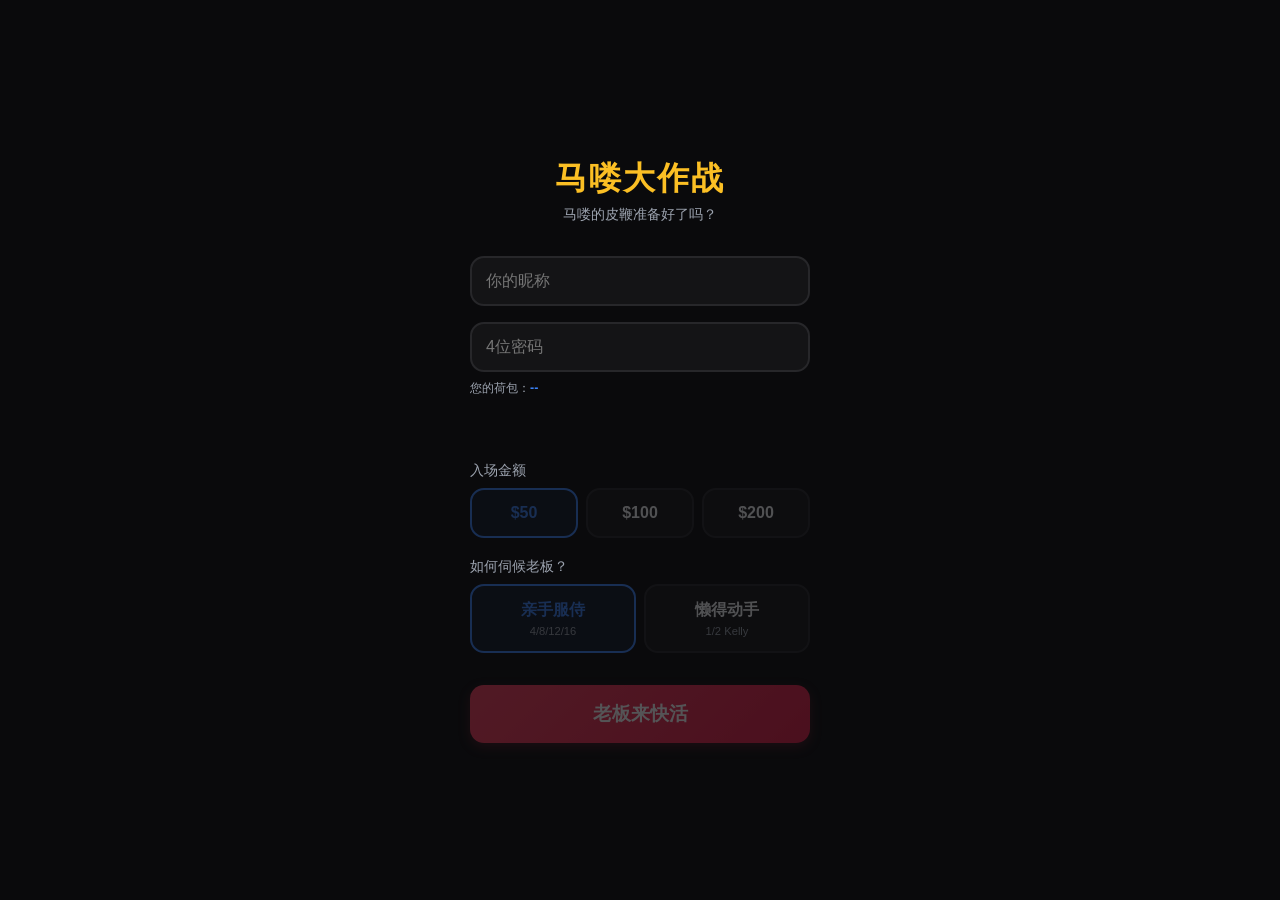
<file: index.html>
<!DOCTYPE html>
<html lang="zh-CN">
<head>
  <meta charset="UTF-8">
  <meta name="viewport" content="width=device-width, initial-scale=1.0, viewport-fit=cover, user-scalable=no">
  <meta name="apple-mobile-web-app-capable" content="yes">
  <meta name="apple-mobile-web-app-status-bar-style" content="black-translucent">
  <title>马喽大作战</title>
  <link rel="stylesheet" href="css/style.css">
</head>
<body>

  <!-- ═══════ Start Screen ═══════ -->
  <div id="start-screen">
    <h1>马喽大作战</h1>
    <p class="subtitle">马喽的皮鞭准备好了吗？</p>
      
    <!-- 区块1：用户身份 -->
    <div class="start-section">
      <div class="config-group">
        <input type="text" class="seed-input" id="username-input" placeholder="你的昵称" maxlength="12" oninput="onUsernameInput()">
        <input type="text" class="seed-input" id="pincode-input" placeholder="4位密码" maxlength="4" inputmode="numeric" oninput="onPincodeInput()" style="margin-top:16px" disabled>
        <div class="wallet-inline" id="wallet-display">您的荷包：<span id="wallet-amount">--</span></div>
        <div class="pincode-hint" id="pincode-hint"></div>
      </div>
    </div>
      
    <!-- 区块2：对战设定 -->
    <div class="start-section">
      <div class="config-group" id="buyin-group">
        <label>入场金额</label>
        <div class="mode-toggle">
          <button class="mode-btn active" data-buyin="50" onclick="selectBuyin(50, this)">$50</button>
          <button class="mode-btn" data-buyin="100" onclick="selectBuyin(100, this)">$100</button>
          <button class="mode-btn" data-buyin="200" onclick="selectBuyin(200, this)">$200</button>
        </div>
      </div>
      <div class="config-group">
        <label>如何伺候老板？</label>
        <div class="mode-toggle">
          <button class="mode-btn active" data-mode="manual" onclick="selectMode('manual')">
            亲手服侍
            <div class="mode-desc">4/8/12/16</div>
          </button>
          <button class="mode-btn" data-mode="kelly" onclick="selectMode('kelly')">
            懒得动手
            <div class="mode-desc">1/2 Kelly</div>
          </button>
        </div>
      </div>
    </div>
    
    <input type="hidden" id="seed-input" value="">
    
    <!-- 区块3：进入按钮 -->
    <div class="start-section">
      <button class="start-btn" onclick="onStart()">老板来快活</button>
    </div>
  </div>

  <!-- ═══════ Game Screen ═══════ -->
  <div id="game-screen">
    <!-- Top bar -->
    <div class="top-bar">
      <div class="round-info">
        <span class="ri-tag">ALL </span><span class="ri-val" id="round-num">0</span>
        <span class="ri-tag">IN </span><span class="ri-val" id="round-in">0</span>
        <span class="ri-tag">WIN </span><span class="ri-val" id="round-win">0</span>
      </div>
      <div class="purse-display">
        <div class="purse-item">
          <div class="purse-label">马喽</div>
          <div class="purse-value obs" id="obs-purse">$50</div>
          <div class="purse-bar"><div class="purse-bar-fill obs" id="obs-bar" style="width:50%"></div></div>
        </div>
        <div class="purse-item">
          <div class="purse-label">老板</div>
          <div class="purse-value boss" id="boss-purse">$50</div>
          <div class="purse-bar"><div class="purse-bar-fill boss" id="boss-bar" style="width:50%"></div></div>
        </div>
      </div>
    </div>

    <!-- PnL chart -->
    <div class="pnl-chart-row">
      <div class="pnl-labels" id="pnl-labels"></div>
      <div class="pnl-chart">
        <canvas id="pnl-canvas"></canvas>
      </div>
      <button class="tier-table-btn" onclick="showQuiz()" title="战力记忆练习"><svg viewBox="0 0 1024 1024" xmlns="http://www.w3.org/2000/svg"><path d="M754.5 573.1c-16.8-14.3-42.1-12.3-56.4 4.5l-76.4 89.6-25.8-30.5c-14.3-16.9-39.5-19-56.4-4.7s-19 39.5-4.7 56.4l32.7 38.6 2.5 2.1c14.1 12 32.5 18.6 51.7 18.6s37.6-6.6 51.7-18.6l2.5-2.1 83.1-97.5c14.3-16.8 12.3-42.1-4.5-56.4zM348.3 562.8c-51.2 0-92.8 41.6-92.8 92.8s41.6 92.8 92.8 92.8 92.8-41.6 92.8-92.8-41.6-92.8-92.8-92.8z m0 105.6c-7.1 0-12.8-5.8-12.8-12.8s5.8-12.8 12.8-12.8 12.8 5.8 12.8 12.8-5.7 12.8-12.8 12.8zM348.3 275.6c-51.2 0-92.8 41.6-92.8 92.8s41.6 92.8 92.8 92.8 92.8-41.6 92.8-92.8-41.6-92.8-92.8-92.8z m0 105.6c-7.1 0-12.8-5.8-12.8-12.8s5.8-12.8 12.8-12.8 12.8 5.8 12.8 12.8-5.7 12.8-12.8 12.8zM641.3 461.2c51.2 0 92.8-41.6 92.8-92.8s-41.6-92.8-92.8-92.8-92.8 41.6-92.8 92.8 41.6 92.8 92.8 92.8z m0-105.6c7.1 0 12.8 5.8 12.8 12.8s-5.8 12.8-12.8 12.8-12.8-5.8-12.8-12.8 5.7-12.8 12.8-12.8z"/><path d="M813.2 99.7H210.8c-81.6 0-148.1 66.4-148.1 148.1v528.5c0 81.6 66.4 148.1 148.1 148.1h602.5c81.6 0 148.1-66.4 148.1-148.1V247.8c-0.1-81.7-66.5-148.1-148.2-148.1z m63.5 676.5c0 35-28.5 63.5-63.5 63.5H210.8c-35 0-63.5-28.5-63.5-63.5V247.8c0-35 28.5-63.5 63.5-63.5h602.5c35 0 63.5 28.5 63.5 63.5v528.4z"/></svg></button>
      <button class="tier-table-btn" onclick="showTierTable()" title="战力表"><svg viewBox="0 0 1024 1024" xmlns="http://www.w3.org/2000/svg"><path d="M769.1 69H254.9C171.7 69 104 136.7 104 219.9v584.2c0 83.2 67.7 150.9 150.9 150.9h514.2c83.2 0 150.9-67.7 150.9-150.9V219.9C920 136.7 852.3 69 769.1 69zM840 804.1c0 39.1-31.8 70.9-70.9 70.9H254.9c-39.1 0-70.9-31.8-70.9-70.9V219.9c0-39.1 31.8-70.9 70.9-70.9h514.2c39.1 0 70.9 31.8 70.9 70.9v584.2z"/><path d="M577.2 334c-10.6-27-36.2-44.5-65.2-44.5S457.4 307 446.8 334L311.4 679.9c-8 20.6 2.1 43.8 22.7 51.8 4.8 1.9 9.7 2.8 14.6 2.8 16 0 31.1-9.7 37.3-25.4l48.5-123.8h155.2l48.5 123.8c8 20.6 31.3 30.7 51.8 22.7 20.6-8 30.7-31.3 22.7-51.8L577.2 334zM465.7 505.3L512 386.9l46.3 118.3h-92.6z"/></svg></button>
      <button class="tier-table-btn" onclick="toggleTheme()" id="theme-btn" title="切换主题"><svg viewBox="0 0 1024 1024" xmlns="http://www.w3.org/2000/svg"><path d="M919.6 319L746.4 120.8l-0.7-0.8c-15.9-17.3-38.9-25.3-61.7-21.5-23.3 3.9-43 19.6-52.7 42-19.6 45.1-64 72.1-118.8 72.1h-1.9c-55.2 0.8-98.5-25.1-118.9-71.4-9.8-22.3-29.6-37.8-52.8-41.7-22.7-3.8-45.7 4.3-61.6 21.5l-0.3 0.4L104.4 319C79 346.8 65.1 383.5 65.1 422.5c0 39.2 14.1 76.1 39.7 103.9l0.3 0.3c26.4 28.7 62.8 44.6 100.3 44.6 3 0 6.1-0.1 9.2-0.3v215.4c0 77.2 62.8 140 140 140h314c77.2 0 140-62.8 140-140V570.9c3.4 0.3 6.9 0.4 10.3 0.4 37.5 0 73.8-15.9 100.2-44.6l0.2-0.2c25.6-27.8 39.7-64.8 39.7-103.9-0.1-39.1-14-75.8-39.4-103.6z m-59.3 153.3l-0.2 0.2c-13.4 14.5-31.6 21.1-50 18.1-20.4-3.4-41.2 2.3-57 15.7-15.7 13.3-24.7 32.7-24.7 53.3v226.8c0 33.1-26.9 60-60 60h-314c-33.1 0-60-26.9-60-60V559.8c0-20.5-8.9-39.8-24.5-53.1-12.8-11-29-16.9-45.6-16.9-3.6 0-7.3 0.3-11 0.9-18.2 2.9-36.3-3.8-49.5-18.1l-0.3-0.3c-24.8-27-24.8-72.6 0-99.6l0.3-0.4 161.3-184.7c16 29.8 38.9 54.7 67.1 72.8 34.5 22 76.3 33.2 120.9 32.2h0.5c80.1-0.4 149.1-40.5 184-105.9l162 185.3 0.7 0.8c24.8 26.9 24.8 72.5 0 99.5z"/></svg></button>
    </div>

    <!-- Card table -->
    <div class="card-table" id="card-table">
      <!-- Rendered dynamically -->
    </div>

    <!-- Result section (hidden until reveal) -->
    <div class="result-section" id="result-section">
      <!-- Rendered dynamically -->
    </div>

    <!-- Action bar -->
    <div class="action-bar" id="action-bar">
      <!-- Rendered dynamically -->
    </div>
  </div>

  <!-- Review overlay -->
  <div class="review-overlay" id="review-overlay"></div>

  <!-- ═══════ End Screen ═══════ -->
  <div id="end-screen">
    <h2 id="end-title" style="display:none">对决结束</h2>
    <p class="end-subtitle" id="end-subtitle" style="display:none"></p>
    <div class="end-pnl-chart-wrap">
      <div class="pnl-labels" id="end-pnl-labels"></div>
      <div class="end-pnl-chart">
        <canvas id="end-pnl-canvas"></canvas>
      </div>
    </div>
    <div class="stats-grid" id="stats-grid">
      <!-- Rendered dynamically -->
    </div>
    <div class="action-summary" id="action-summary">
      <!-- 出手规范分析 -->
    </div>
    <div class="end-actions">
      <button class="end-btn secondary" onclick="downloadLog()">日志</button>
      <button class="end-btn secondary" onclick="showAnalysis()">分析</button>
      <button class="end-btn primary" onclick="backToStart()">再战</button>
    </div>
  </div>

  <!-- ═══════ Analysis Modal ═══════ -->
  <div class="modal-overlay" id="analysis-modal" onclick="closeAnalysis(event)">
    <div class="modal-content" onclick="event.stopPropagation()">
      <div class="modal-header">
        <h3>分析</h3>
        <button class="modal-close" onclick="closeAnalysis()">&times;</button>
      </div>
      <div class="modal-body" id="analysis-body">
        <!-- Rendered dynamically -->
      </div>
    </div>
  </div>

  <!-- ═══════ Tier Table Modal ═══════ -->
  <div class="modal-overlay" id="tier-table-modal" onclick="closeTierTable(event)">
    <div class="modal-content" onclick="event.stopPropagation()">
      <div class="modal-header">
        <h3>战力表</h3>
        <button class="modal-close" onclick="closeTierTable()">&times;</button>
      </div>
      <div class="modal-body" id="tier-table-body"></div>
    </div>
  </div>

  <!-- ═══════ Quiz Modal ═══════ -->
  <div class="modal-overlay" id="quiz-modal" onclick="closeQuiz(event)">
    <div class="modal-content" onclick="event.stopPropagation()">
      <div class="modal-header">
        <h3>战力训练</h3>
        <button class="modal-close" onclick="closeQuiz()">&times;</button>
      </div>
      <div class="modal-body" style="padding-bottom:24px">
        <div class="quiz-mode-tabs">
          <button class="quiz-tab active" id="quiz-tab-mn" onclick="qSwitchMode('mn')">识别码</button>
          <button class="quiz-tab" id="quiz-tab-tier" onclick="qSwitchMode('tier')">战力</button>
        </div>
        <div class="quiz-score-line" id="quiz-score-line">0 / 0 · 第 1 题</div>
        <div id="quiz-area"></div>
      </div>
    </div>
  </div>

  <script src="js/game.js"></script>
  <script src="js/app.js"></script>
  <script>
    // ═══════════════════════════════════════════════════════
    // UI Controller
    // ═══════════════════════════════════════════════════════

    let selectedMode = 'manual';

    // ═══════════════════════════════════════════════════════
    // Haptic + Audio Feedback (iOS-safe)
    // ═══════════════════════════════════════════════════════
    let _audioCtx = null;
    let _clickBuf = null;

    function tap() {
      // Vibrate (Android only, iOS ignores)
      if (navigator.vibrate) navigator.vibrate(10);
      // Play click sound via AudioContext (iOS-safe, lowest latency)
      if (_audioCtx && _clickBuf) {
        try {
          const src = _audioCtx.createBufferSource();
          src.buffer = _clickBuf;
          src.connect(_audioCtx.destination);
          src.start(0);
        } catch(e) {}
      }
    }

    // Init audio on first user gesture (iOS requires user gesture to unlock)
    function initAudio() {
      if (_audioCtx) return;
      try {
        _audioCtx = new (window.AudioContext || window.webkitAudioContext)();
        fetch('yinxiao/dianji.wav')
          .then(r => r.arrayBuffer())
          .then(buf => _audioCtx.decodeAudioData(buf))
          .then(decoded => { _clickBuf = decoded; })
          .catch(() => {});
      } catch(e) {}
    }

    // Unlock AudioContext on first tap (iOS Safari requirement)
    document.addEventListener('click', function unlockAudio() {
      initAudio();
      if (_audioCtx && _audioCtx.state === 'suspended') {
        _audioCtx.resume();
      }
      document.removeEventListener('click', unlockAudio);
    }, { once: true });

    // ─── 钱包 / 身份状态 ───────────────────────────────────────
    let selectedBuyin  = 50;
    let _walletBalance = null;   // 查询到的荷包余额
    let _walletTimer   = null;   // 节流计时器
    let _isNewUser     = false;  // true=新用户（尚未注册）
    const WALLET_MIN   = 50;     // 最低进场门槛

    function selectBuyin(amount, btn) {
      tap();
      selectedBuyin = amount;
      document.querySelectorAll('[data-buyin]').forEach(b => b.classList.remove('active'));
      btn.classList.add('active');
    }

    // 步骤1: 输入昵称 -> 检查账号是否存在
    function onUsernameInput() {
      clearTimeout(_walletTimer);
      const username  = document.getElementById('username-input').value.trim();
      const amountEl  = document.getElementById('wallet-amount');
      const pincodeEl = document.getElementById('pincode-input');
      const hintEl    = document.getElementById('pincode-hint');
      if (!username) {
        amountEl.textContent = '--';
        pincodeEl.disabled = true;
        pincodeEl.value = '';
        hintEl.textContent = '';
        _walletBalance = null;
        _isNewUser = false;
        updateBuyinButtons(null);
        return;
      }
      amountEl.textContent = '查询中...';
      _walletTimer = setTimeout(() => checkUsername(username), 600);
    }

    // keepPin=true 时保留已有验证码并直接触发验证（回到首屏时用）
    // 如果昵称和密码都有值，直接 fetchWallet 避免先校验用户名再校验密码的二次请求
    function checkUsername(username, keepPin) {
      const amountEl  = document.getElementById('wallet-amount');
      const pincodeEl = document.getElementById('pincode-input');
      const hintEl    = document.getElementById('pincode-hint');

      // 昵称和密码都有值时，直接验证钱包，跳过 checkUsername
      if (keepPin && pincodeEl.value.trim().length >= 2) {
        fetchWallet(username, pincodeEl.value.trim());
        return;
      }

      fetch(SHEETS_URL + '?action=checkUsername&username=' + encodeURIComponent(username))
        .then(r => r.json())
        .then(data => {
          pincodeEl.disabled = false;
          if (!keepPin) pincodeEl.value = '';
          _walletBalance = null;
          updateBuyinButtons(null);
          if (data.exists) {
            _isNewUser = false;
            if (keepPin) {
              // 直接用已有密码进行验证
              onPincodeInput();
            } else {
              amountEl.textContent = '请输入密码';
              hintEl.textContent = '老用户请输入密码';
            }
          } else {
            _isNewUser = true;
            amountEl.textContent = '新用户';
            hintEl.textContent = '设定一个4密码，点开始即注册（初始荷包 $300）';
          }
        })
        .catch(() => { amountEl.textContent = '查询失败'; pincodeEl.disabled = true; });
    }

    // 步骤2: 输入验证码
    function onPincodeInput() {
      clearTimeout(_walletTimer);
      const username  = document.getElementById('username-input').value.trim();
      const pincode   = document.getElementById('pincode-input').value.trim();
      const amountEl  = document.getElementById('wallet-amount');
      const hintEl    = document.getElementById('pincode-hint');
      if (!pincode || pincode.length < 2) {
        if (!_isNewUser) { _walletBalance = null; updateBuyinButtons(null); }
        return;
      }
      if (_isNewUser) {
        _walletBalance = 300;
        amountEl.textContent = '$300（初始荷包）';
        hintEl.textContent = '点“老板来快活”完成注册并进入游戏';
        updateBuyinButtons(300);
      } else {
        _walletTimer = setTimeout(() => fetchWallet(username, pincode), 600);
      }
    }

    // 老用户: 验证 pincode 并取荷包
    function fetchWallet(username, pincode) {
      const amountEl = document.getElementById('wallet-amount');
      const hintEl   = document.getElementById('pincode-hint');
      amountEl.textContent = '验证中...';

      fetch(SHEETS_URL + '?action=getWallet&username=' + encodeURIComponent(username) + '&pincode=' + encodeURIComponent(pincode))
        .then(r => r.json())
        .then(data => {
          if (data.status === 'wrong_pin') {
            amountEl.textContent = '密码错误';
            hintEl.textContent = '不是您的账号？请注册新用户';
            _walletBalance = null;
            updateBuyinButtons(null);
            return;
          }
          _walletBalance = data.wallet;
          amountEl.textContent = '$' + _walletBalance;
          hintEl.textContent = '';
          updateBuyinButtons(_walletBalance);
        })
        .catch(() => {
          amountEl.textContent = '查询失败';
          _walletBalance = null;
          updateBuyinButtons(null);
        });
    }

    // 根据荷包余额更新带入按钮可用状态
    function updateBuyinButtons(balance) {
      const canPlay = balance !== null && balance >= WALLET_MIN;
      let firstEnabled = null;

      // 入场金额按钮
      document.querySelectorAll('[data-buyin]').forEach(btn => {
        const amount = parseInt(btn.dataset.buyin);
        const disabled = !canPlay || balance < amount;
        btn.disabled = disabled;
        btn.classList.toggle('disabled', disabled);
        if (!disabled && !firstEnabled) firstEnabled = btn;
      });

      // 模式按钮（如何伺候老板）
      document.querySelectorAll('[data-mode]').forEach(btn => {
        btn.disabled = !canPlay;
        btn.classList.toggle('disabled', !canPlay);
      });

      // 老板来快活按钮
      const startBtn = document.querySelector('.start-btn');
      if (startBtn) {
        startBtn.disabled = !canPlay;
        startBtn.classList.toggle('disabled', !canPlay);
      }

      // 自动选中第一个可用按钮
      if (firstEnabled) {
        selectedBuyin = parseInt(firstEnabled.dataset.buyin);
        document.querySelectorAll('[data-buyin]').forEach(b => b.classList.remove('active'));
        firstEnabled.classList.add('active');
      }
    }

    // 初始化：恢复昵称和验证码并自动查询
    function initUsername() {
      const savedName = localStorage.getItem('doukou_username');
      const savedPin  = localStorage.getItem('doukou_pincode');
      if (savedName) {
        document.getElementById('username-input').value = savedName;
        checkUsername(savedName);
        if (savedPin) {
          setTimeout(() => {
            document.getElementById('pincode-input').value = savedPin;
            onPincodeInput();
          }, 800);
        }
      }
    }

    function selectMode(mode) {
      tap();
      selectedMode = mode;
      document.querySelectorAll('[data-mode]').forEach(btn => {
        btn.classList.toggle('active', btn.dataset.mode === mode);
      });
    }

    function onStart() {
      tap();

      const username = document.getElementById('username-input').value.trim();
      const pincode  = document.getElementById('pincode-input').value.trim();

      if (!username) { alert('请先输入昵称！'); return; }
      if (pincode.length !== 4) { alert('密码需要4位数字！'); return; }
      if (!/^\d+$/.test(pincode)) { alert('密码只能是数字！'); return; }

      if (_walletBalance === null) {
        alert('荷包未就绪，请稍候再试！');
        return;
      }
      if (_walletBalance < selectedBuyin) {
        alert('荷包不足！当前荷包 $' + _walletBalance + '，无法带入 $' + selectedBuyin);
        return;
      }

      localStorage.setItem('doukou_username', username);
      localStorage.setItem('doukou_pincode',  pincode);
      game._username    = username;
      game._pincode     = pincode;
      game._buyin       = selectedBuyin;
      game._walletBefore = _walletBalance;

      _prevRoundData = null;
      _lastRoundData = null;
      document.getElementById('review-overlay').classList.remove('show');
      shadowReset();
      const seedStr = document.getElementById('seed-input').value.trim();
      startGame(selectedMode === 'kelly', seedStr, selectedBuyin);
      updatePnlLabels('pnl-labels');  // 游戏开始即显示初始金额
    }

    // ═══════════════════════════════════════════════════════
    // Screen Management
    // ═══════════════════════════════════════════════════════

    function showScreen(id) {
      ['start-screen', 'game-screen', 'end-screen'].forEach(s => {
        const el = document.getElementById(s);
        el.style.display = (s === id) ? 'flex' : 'none';
      });
      window.scrollTo(0, 0);
    }

    function backToStart() {
      showScreen('start-screen');
      // 保留昵称和密码，直接重新验证荷包
      const username = document.getElementById('username-input').value.trim();
      if (username) {
        checkUsername(username, true);  // keepPin=true 保留密码并自动验证
      }
    }

    // ═══════════════════════════════════════════════════════
    // Theme Toggle
    // ═══════════════════════════════════════════════════════
    let _isDark = true;

    function toggleTheme() {
      tap();
      _isDark = !_isDark;
      document.documentElement.setAttribute('data-theme', _isDark ? 'dark' : 'light');
    }

    // ═══════════════════════════════════════════════════════
    // Last Round Review
    // ═══════════════════════════════════════════════════════
    let _prevRoundData = null; // previous round for review
    let _lastRoundData = null; // { hands, settlement, actionEval }

    // ═══════════════════════════════════════════════════════
    // Shadow Player (影子选手)
    // ═══════════════════════════════════════════════════════
    const SHADOW_EXIT_THRESHOLD = 6; // 影子退场阈値：庄家开局筹码 - 影子净胜筹码 <= 6 时退场

    const shadow = {
      purse: INITIAL_PURSE,
      bet: 0, skip: 0, win: 0, lose: 0, totalStaked: 0,
      multCount: { 2: 0, 3: 0, 4: 0 },
      exited: false,
      pnlHistory: [0]
    };

    function shadowReset() {
      shadow.purse = INITIAL_PURSE;
      shadow.bet = 0; shadow.skip = 0;
      shadow.win = 0; shadow.lose = 0;
      shadow.totalStaked = 0;
      shadow.multCount = { 2: 0, 3: 0, 4: 0 };
      shadow.exited = false;
      shadow.pnlHistory = [0];
    }

    /**
     * 计算某手牌对应的已出福星卡加权消耗量
     * 福星卡值=1时，每2张等效于1张2-9的福星卡（权重0.5）
     * 福星卡值=2-9时，权重1
     * 当加权消耗 >= 2 时，tier 需要 -1
     */
    function countUsedBlessings(a, b, allVisible) {
      const bless = blessingCards(a, b, []);  // 获取该组合的全部福星卡属性
      let maxWeightedUsed = 0;
      for (const bl of bless) {
        const x = bl.value;
        const used = allVisible.filter(c => c === x).length;
        const weight = (x === 1) ? 0.5 : 1;
        const weightedUsed = used * weight;
        if (weightedUsed > maxWeightedUsed) maxWeightedUsed = weightedUsed;
      }
      return maxWeightedUsed;
    }

    /**
     * 影子选手决策函数
     * 返回 { target, amount } 或 { target: 'SKIP', amount: 0 }
     */
    function shadowDecide(hands, shadowPurse, bossPurse) {
      // 影子退场：庄家开局筹码 - 影子净胜筹码 <= 阈値
      const shadowNetWin = shadowPurse - INITIAL_PURSE;
      if ((INITIAL_PURSE - shadowNetWin) <= SHADOW_EXIT_THRESHOLD) {
        return { target: 'RUN', amount: 0 };
      }

      const allVisible = [];
      for (let i = 0; i < 4; i++) allVisible.push(hands[i][0], hands[i][1]);

      // 庄家战力（绝对值）
      const bossInfo = lookupTier(hands[0][0], hands[0][1]);
      const bossPower = bossInfo ? (bossInfo.mp || bossInfo.p_eq) : 40;

      // 步骤1：按战力绝对值选目标（选与庄家差最大的员工）
      let bestTarget = null;
      let bestPowerGap = 0;

      for (let i = 1; i <= 3; i++) {
        const lbl = ['A', 'B', 'C'][i - 1];
        const empInfo = lookupTier(hands[i][0], hands[i][1]);
        const empPower = empInfo ? (empInfo.mp || empInfo.p_eq) : 40;
        const powerGap = empPower - bossPower;
        if (powerGap > bestPowerGap) {
          bestPowerGap = powerGap;
          bestTarget = lbl;
        }
      }

      if (!bestTarget) return { target: 'SKIP', amount: 0 };

      // 步骤2：按战力差决定倍数档位
      // ≥6→1x($4), ≥9→2x($8), ≥12→3x($12), ≥15→4x($16)
      let multiplier = 0;
      if (bestPowerGap >= 15) {
        multiplier = 4;
      } else if (bestPowerGap >= 12) {
        multiplier = 3;
      } else if (bestPowerGap >= 9) {
        multiplier = 2;
      } else if (bestPowerGap >= 6) {
        multiplier = 1;
      }

      if (multiplier <= 0) return { target: 'SKIP', amount: 0 };

      // 步骤3：福星卡档位调整
      const targetIdx = ['A', 'B', 'C'].indexOf(bestTarget) + 1;

      // BOSS福星卡出两张 → 加1档（BOSS福星耗尽=BOSS变弱）
      const bossUsed = countUsedBlessings(hands[0][0], hands[0][1], allVisible);
      if (bossUsed >= 2) multiplier += 1;

      // 自己（目标员工）福星卡出两张 → 降1档（福星耗尽=自己变弱）
      const empUsed = countUsedBlessings(hands[targetIdx][0], hands[targetIdx][1], allVisible);
      if (empUsed >= 2) multiplier -= 1;

      // 倍数映射到金额
      const stakeMap = { 0: 0, 1: 4, 2: 8, 3: 12, 4: 16, 5: 20 };
      let stake = stakeMap[multiplier] || 0;

      if (stake <= 0) return { target: 'SKIP', amount: 0 };

      // 不能超过老板余额和影子余额
      stake = Math.min(stake, bossPurse, shadowPurse);
      if (stake < 1) return { target: 'SKIP', amount: 0 };

      return { target: bestTarget, amount: stake };
    }

    /**
     * 在每局结算后同步影子选手的结果
     * bossPurseAtBet 是投注时老板的笹码（影子用实际老板笹码限制）
     */
    function shadowSettle(hands, settlement, bossPurseForCap) {
      if (shadow.exited) return;

      const dec = shadowDecide(hands, shadow.purse, bossPurseForCap);
      game._shadowLastDec = dec; // 保存当局决策以便写入日志

      if (dec.target === 'RUN') {
        shadow.exited = true;
        shadow.pnlHistory.push(shadow.purse - INITIAL_PURSE);
        return;
      }
      if (dec.target === 'SKIP' || dec.amount <= 0) {
        shadow.skip++;
        shadow.pnlHistory.push(shadow.pnlHistory[shadow.pnlHistory.length - 1]);
        return;
      }

      // 影子投注
      const er = settlement.employeeResults[dec.target];
      shadow.bet++;
      shadow.totalStaked += dec.amount;
      let pnl = 0;
      if (er.won) {
        pnl = Math.min(dec.amount * er.mult, bossPurseForCap);
        shadow.win++;
        if (er.mult >= 2) shadow.multCount[er.mult]++;
      } else {
        pnl = -dec.amount;
        shadow.lose++;
      }
      shadow.purse += pnl;
      if (shadow.purse < 0) shadow.purse = 0;
      const cum = shadow.pnlHistory[shadow.pnlHistory.length - 1] + pnl;
      shadow.pnlHistory.push(cum);
    }

    function showReview() {
      tap();
      if (!_prevRoundData) return;
      const d = _prevRoundData;
      const s = d.settlement;
      const labels = ['Boss', 'A', 'B', 'C'];

      let html = '<div class="review-sheet">';
      html += '<div class="review-header"><span>回看上一局</span><button onclick="closeReview()">✕</button></div>';

      // Card rows
      for (let i = 0; i < 4; i++) {
        const hand = d.hands[i];
        const isEmp = i >= 1;
        const lbl = labels[i];
        let cls = 'review-row';
        if (isEmp) {
          const er = s.employeeResults[lbl];
          if (er) cls += er.won ? ' rw' : ' rl';
        }
        html += `<div class="${cls}">`;
        html += `<span class="review-lbl">${lbl}</span>`;
        html += '<span class="review-cards">';
        for (let j = 0; j < 5; j++) html += `<span class="rc">${hand[j]}</span>`;
        html += '</span>';
        if (isEmp) {
          const er = s.employeeResults[lbl];
          if (er) {
            const mark = er.won ? '胜' : '负';
            const mult = er.won && er.mult > 1 ? ` ×${er.mult}` : '';
            html += `<span class="review-result ${er.won ? 'rw' : 'rl'}">${mark}${mult}</span>`;
          }
        } else {
          html += `<span class="review-result ${s.observerPnl < 0 ? 'rw' : 'rl'}">${s.observerPnl < 0 ? '吃' : '亏'}</span>`;
        }
        html += '</div>';
      }

      // PnL
      const pnl = s.observerPnl;
      html += `<div class="review-pnl ${pnl > 0 ? 'rw' : 'rl'}">${pnl > 0 ? '+' : ''}${pnl}</div>`;
      html += '</div>';

      document.getElementById('review-overlay').innerHTML = html;
      document.getElementById('review-overlay').classList.add('show');
    }

    function closeReview() {
      tap();
      document.getElementById('review-overlay').classList.remove('show');
    }

    function goNextRound() {
      // Preserve current round data for review before advancing
      if (_lastRoundData) _prevRoundData = _lastRoundData;
      nextRound();
    }

    // ═══════════════════════════════════════════════════════
    // Render Functions
    // ═══════════════════════════════════════════════════════

    function renderGameScreen(settlement, actionEval) {
      showScreen('game-screen');

      // Save for review and for current re-render
      if (settlement && game.phase === 'result') {
        _lastRoundData = { hands: [...game.hands.map(h => [...h])], settlement, actionEval };
        game._lastSettlement = settlement;
        game._lastActionEval = actionEval;
        // 影子选手结算（用结算前的老板笹码限额：当前 bossPurse 已变，还原）
        const bossPurseBeforeSettle = game.bossPurse - settlement.bossPnl;
        shadowSettle(game.hands, settlement, bossPurseBeforeSettle);
        // 把影子选手当局数据追加到最后一条 round log
        const lastLog = game.log[game.log.length - 1];
        if (lastLog && lastLog.type === 'round') {
          const dec = game._shadowLastDec || {};
          lastLog.shadow = {
            target: dec.target || 'SKIP',
            amount: dec.amount || 0,
            purseAfter: shadow.purse,
            exited: shadow.exited
          };
        }
      }

      document.getElementById('round-num').textContent = game.roundNo;
      document.getElementById('round-in').textContent = game.stats.bet || 0;
      document.getElementById('round-win').textContent = game.stats.win || 0;
      document.getElementById('obs-purse').textContent = `$${game.obsPurse}`;
      document.getElementById('boss-purse').textContent = `$${game.bossPurse}`;

      const totalPurse = game.obsPurse + game.bossPurse;
      const obsPct = Math.max(0, Math.min(100, (game.obsPurse / totalPurse) * 100));
      const bossPct = Math.max(0, Math.min(100, (game.bossPurse / totalPurse) * 100));
      document.getElementById('obs-bar').style.width = obsPct + '%';
      document.getElementById('boss-bar').style.width = bossPct + '%';

      renderCardTable(settlement);
      renderPnlChart();

      if (settlement && game.phase === 'result') {
        renderResult(settlement, actionEval);
      } else {
        document.getElementById('result-section').classList.remove('show');
      }

      renderActionBar();
    }

    function renderCardTable(settlement) {
      const table = document.getElementById('card-table');
      const isRevealed = game.phase === 'revealing' || game.phase === 'result';
      const showTier = game.phase === 'result';
      const isBetting = game.phase === 'betting';
      const allVisibleCards = [];

      game.hands.forEach((hand, i) => {
        allVisibleCards.push(hand[0], hand[1]);
      });

      let html = '';
      const labels = ['Boss', 'A', 'B', 'C'];
      const labelClasses = ['boss', 'emp-a', 'emp-b', 'emp-c'];
      
      // 计算庄家战力作为参考基准
      const bossInfoRef = lookupTier(game.hands[0][0], game.hands[0][1]);
      const bossMpRef = bossInfoRef ? bossInfoRef.mp : 40;
      
      for (let i = 0; i < 4; i++) {
        const hand = game.hands[i];
        const v = [hand[0], hand[1]];
        const tierInfo = lookupTier(v[0], v[1]);
        const mp = tierInfo ? tierInfo.mp : 40;
        const powerDiff = mp - bossMpRef;
      
        const blessings = blessingCards(v[0], v[1], allVisibleCards);
        const blessingStr = blessings.map(b => `{${b.value}}×${b.remaining}`).join(' ');
      
        const empLabel = labels[i];
        const isEmp = i >= 1;
        const isSelected = isBetting && isEmp && manualTarget === empLabel;
        const clickable = isBetting && isEmp;
      
        let rowClass = 'player-row';
        if (i === 0) rowClass += ' boss-row';
        if (isSelected) rowClass += ' selected-emp';
        if (clickable) rowClass += ' clickable-emp';
        if (showTier && settlement) {
          if (isEmp) {
            const er = settlement.employeeResults[empLabel];
            if (er) {
              rowClass += er.won ? ' result-win' : ' result-lose';
              if (er.won && er.mult > 1) rowClass += ' result-mult';
            }
          } else {
            // Boss row: no border highlights
          }
        }
      
        const clickAttr = clickable ? ` onclick="selectEmployee('${empLabel}')"` : '';
      
        html += `<div class="${rowClass}"${clickAttr}>`;
        html += `<div class="player-label ${labelClasses[i]}">${labels[i]}</div>`;
        html += `<div class="cards-display">`;
        html += `<div class="card visible"><span class="card-corner tl">${v[0]}</span><span class="card-center">${v[0]}</span><span class="card-corner br">${v[0]}</span></div>`;
        html += `<div class="card visible"><span class="card-corner tl">${v[1]}</span><span class="card-center">${v[1]}</span><span class="card-corner br">${v[1]}</span></div>`;
      
        if (isRevealed) {
          for (let j = 2; j < 5; j++) {
            html += `<div class="card revealed"><span class="card-corner tl">${hand[j]}</span><span class="card-center">${hand[j]}</span><span class="card-corner br">${hand[j]}</span></div>`;
          }
        } else {
          for (let j = 2; j < 5; j++) {
            html += `<div class="card hidden"><span class="card-center">?</span></div>`;
          }
        }
        html += `</div>`;
      
        // 福星卡已出张数（总初始 - 剩余）
        let blessingUsed = 0;
        const initialCount = (val) => val === 1 ? 8 : 4;
        for (const b of blessings) {
          blessingUsed += initialCount(b.value) - b.remaining;
        }
        const blessingUsedStr = blessings.length > 0 ? `-${blessingUsed}` : '-';
      
        html += `<div class="player-meta-grid">`;
        html += `<div class="meta-cell meta-power">${mp}</div>`;
        if (i > 0) {
          const diffClass = powerDiff > 0 ? 'positive' : powerDiff < 0 ? 'negative' : 'zero';
          const diffSign = powerDiff > 0 ? '+' : '';
          html += `<div class="meta-cell meta-diff ${diffClass}">${diffSign}${powerDiff}</div>`;
        } else {
          html += `<div class="meta-cell meta-diff boss-label">庄</div>`;
        }
        html += `<div class="meta-cell meta-mn">${tierInfo ? tierInfo.mn : '-'}</div>`;
        html += `<div class="meta-cell meta-bless">${blessingUsedStr}</div>`;
        html += `</div>`;
      
        html += `</div>`;
      }

      // Stake picker shown below cards when employee selected
      if (isBetting && manualTarget) {
        html += buildStakePickerHtml(manualTarget);
      }

      table.innerHTML = html;
    }

    function renderResult(settlement, actionEval) {
      const section = document.getElementById('result-section');
      section.classList.add('show');

      let html = '';
      const target = game.currentBet.target;
      if (target === 'SKIP') {
        html += `<div class="result-banner skip">- 跳过本局 -</div>`;
      } else {
        const pnl = settlement.observerPnl;
        if (pnl > 0) {
          html += `<div class="result-banner win">+${pnl} 员工${target}胜!</div>`;
        } else {
          html += `<div class="result-banner lose">${pnl} 员工${target}负</div>`;
        }
      }

      // 动作评价标签
      if (actionEval) {
        const tagClass = actionEval.tag === '理性' ? 'tag-rational' : actionEval.tag === '冒进' ? 'tag-aggressive' : 'tag-conservative';
        html += `<div class="action-eval-row">`;
        html += `<span class="action-tag ${tagClass}">${actionEval.tag}</span>`;
        html += `<span class="action-reason">${actionEval.detail || ''}</span>`;
        html += `</div>`;
      }

      // 本局出手统计
      const actionStats = getActionStats();
      html += `<div class="action-stats">`;
      html += `<div class="action-stats-title">本局出手规范统计</div>`;
      html += `<div class="action-stats-grid">`;
      for (const tag of ['理性', '冒进', '保守']) {
        const s = actionStats[tag];
        const betPct = s.betCount > 0 ? (s.betWin / s.betCount * 100).toFixed(0) + '%' : '-';
        const passPct = s.passCount > 0 ? (s.passWin / s.passCount * 100).toFixed(0) + '%' : '-';
        const tagCls = tag === '理性' ? 'tag-rational' : tag === '冒进' ? 'tag-aggressive' : 'tag-conservative';
        html += `<div class="action-stats-item">`;
        html += `<span class="action-tag ${tagCls}">${tag}</span>`;
        html += `<span class="action-stats-count">${s.count}局</span>`;
        html += `<span class="action-stats-pct">IN ${betPct} | PASS ${passPct}</span>`;
        html += `</div>`;
      }
      html += `</div>`;
      html += `</div>`;

      html += `<div class="structure-list">`;
      const labels = ['Boss', 'A', 'B', 'C'];
      for (let i = 0; i < 4; i++) {
        const struct = explainHand(game.hands[i]);
        const v = [game.hands[i][0], game.hands[i][1]];
        const ti = lookupTier(v[0], v[1]);
        const tierStr = ti ? `<span class="tier-badge tier-${ti.tier}" style="font-size:0.65rem;padding:1px 4px">${ti.tier}星</span> <span class="mn-tag">${ti.mn}</span> <span class="mp-tag">${ti.mp}%</span>` : '';
        html += `<div class="structure-item">`;
        html += `<div class="struct-label">${labels[i]} ${tierStr}</div>`;
        html += `<div class="struct-text">${struct}</div>`;
        html += `</div>`;
      }
      html += `</div>`;

      html += `<div class="emp-results">`;
      for (const lbl of ['A', 'B', 'C']) {
        const er = settlement.employeeResults[lbl];
        const cls = er.won ? 'emp-win' : 'emp-lose';
        const mark = er.won ? '胜' : '负';
        const multStr = er.won && er.mult > 1 ? ` \u00d7${er.mult}` : '';
        html += `<div class="emp-result-row">`;
        html += `<span class="emp-label">员工${lbl}</span>`;
        html += `<span class="${cls}">${mark}${multStr}</span>`;
        html += `<span class="emp-reason" style="font-size:0.7rem;color:var(--text-dim)">${er.reason}</span>`;
        html += `</div>`;
      }
      html += `</div>`;

      section.innerHTML = html;
    }

    function renderActionBar() {
      const bar = document.getElementById('action-bar');

      if (game.phase === 'betting') {
        const reviewBtn = _prevRoundData
          ? '<button class="bet-btn btn-pass" onclick="showReview()">回看</button>'
          : '';
        bar.innerHTML = `
          <div class="action-row-single">
            <button class="bet-btn btn-run-dim" onclick="confirmRun()">退场</button>
            ${reviewBtn}
            <button class="bet-btn btn-pass" onclick="onBet('SKIP',0)">跳过</button>
          </div>
        `;
      } else if (game.phase === 'result') {
        const gameOver = game.obsPurse <= 0 || game.bossPurse <= 0;
        if (gameOver) {
          bar.innerHTML = `
            <div class="action-row-single">
              <button class="continue-btn" onclick="endGame('normal')">查看结算</button>
            </div>
          `;
        } else {
          bar.innerHTML = `
            <div class="action-row-single">
              <button class="bet-btn btn-pass" onclick="showAnalysis()">分析</button>
              <button class="continue-btn" onclick="goNextRound()">下一局 →</button>
            </div>
          `;
        }
      } else {
        bar.innerHTML = '';
      }
    }

    function confirmRun() {
      tap();
      if (confirm('确认退场？')) {
        onBet('RUN', 0);
      }
    }

    // ═══════════════════════════════════════════════════════
    // Card-Click Employee Selection
    // ═══════════════════════════════════════════════════════

    let manualTarget = null;

    function selectEmployee(target) {
      if (game.phase !== 'betting') return;
      tap();
      // Toggle: clicking same employee deselects
      if (manualTarget === target) {
        manualTarget = null;
      } else {
        manualTarget = target;
      }
      renderCardTable();
      renderActionBar();
    }

    function buildStakePickerHtml(target) {
      const ks = game.kellyMode ? kellyStake(game.obsPurse, game.bossPurse) : 0;
      let html = '<div class="stake-picker">';

      if (game.kellyMode) {
        html += `<button class="bet-btn btn-stake-opt" onclick="onBetAndReset('${target}',${ks})">$${ks}</button>`;
      } else {
        const validStakes = STAKE_OPTIONS.filter(s => s <= game.obsPurse && s <= game.bossPurse);
        for (const s of validStakes) {
          if (s === 20) {
            html += `<button class="bet-btn btn-stake-opt btn-stake-max" onclick="confirmStake20('${target}')">$${s}</button>`;
          } else {
            html += `<button class="bet-btn btn-stake-opt" onclick="onBetAndReset('${target}',${s})">$${s}</button>`;
          }
        }
      }

      html += '</div>';
      return html;
    }

    function onBetAndReset(target, amount) {
      tap();
      manualTarget = null;
      onBet(target, amount);
    }

    function confirmStake16(target) {
      tap();
      if (confirm('投注 $16 — 确认大注？')) {
        manualTarget = null;
        onBet(target, 16);
      }
    }

    function confirmStake20(target) {
      tap();
      if (confirm('投注 $20 — 确认超大注？')) {
        manualTarget = null;
        onBet(target, 20);
      }
    }

    // ═══════════════════════════════════════════════════════
    // Bet Handler
    // ═══════════════════════════════════════════════════════

    function onBet(target, amount) {
      tap();
      placeBet(target, amount);
    }

    // ═══════════════════════════════════════════════════════
    // End Screen
    // ═══════════════════════════════════════════════════════

    function renderEndScreen() {
      showScreen('end-screen');
      // 渲染结束页面筹码曲线（需要等DOM可见后再画）
      setTimeout(renderEndPnlChart, 50);

      const netPnl = game.obsPurse - INITIAL_PURSE;

      const totalBet = game.stats.bet;
      const winRate = totalBet > 0 ? (game.stats.win / totalBet * 100).toFixed(0) : 0;
      const roi = game.stats.totalStaked > 0 ? (netPnl / game.stats.totalStaked * 100).toFixed(0) : 0;
      
      // 影子选手数据
      const shadowNetPnl = shadow.purse - INITIAL_PURSE;
      const shadowWinRate = shadow.bet > 0 ? (shadow.win / shadow.bet * 100).toFixed(0) : 0;
      const shadowRoi = shadow.totalStaked > 0 ? (shadowNetPnl / shadow.totalStaked * 100).toFixed(0) : 0;
      const shadowRounds = shadow.bet + shadow.skip;
      
      function sc(myVal, shVal, label) {
        return `<div class="stat-card">
          <div class="stat-value">${myVal}</div>
          <div class="stat-label">${label}</div>
          <div class="stat-shadow">${shVal}</div>
        </div>`;
      }
      
      const grid = document.getElementById('stats-grid');
      grid.innerHTML = `
        <div class="stat-card highlight">
          <div class="stat-value">$${game.obsPurse}</div>
          <div class="stat-label">最终筹码</div>
          <div class="stat-shadow">$${shadow.purse}${shadow.exited ? ' (已退)' : ''}</div>
        </div>
        <div class="stat-card ${netPnl >= 0 ? 'positive' : 'negative'}">
          <div class="stat-value">${netPnl >= 0 ? '+' : ''}${netPnl}</div>
          <div class="stat-label">净盈产</div>
          <div class="stat-shadow">${shadowNetPnl >= 0 ? '+' : ''}${shadowNetPnl}</div>
        </div>
        ${sc(game.roundNo, shadowRounds, '总局数')}
        ${sc(`${totalBet}/${game.roundNo - totalBet}`, `${shadow.bet}/${shadow.skip}`, '下注/跳过')}
        ${sc(winRate + '%', shadowWinRate + '%', '胜率')}
        ${sc(roi + '%', shadowRoi + '%', 'ROI')}
        <div class="stat-card">
          <div class="stat-value">${game.stats.win}/${game.stats.lose}</div>
          <div class="stat-label">胜/负</div>
          <div class="stat-shadow">${shadow.win}/${shadow.lose}</div>
        </div>
        <div class="stat-card">
          <div class="stat-value">A${game.stats.betTargetCount.A} B${game.stats.betTargetCount.B} C${game.stats.betTargetCount.C}</div>
          <div class="stat-label">押注分布</div>
          <div class="stat-shadow">影子自动</div>
        </div>
        <div class="stat-card">
          <div class="stat-value">A${game.stats.flatEat.A} B${game.stats.flatEat.B} C${game.stats.flatEat.C}</div>
          <div class="stat-label">平吃 (同点/同无斗口)</div>
          <div class="stat-shadow">计入obs: ${game.stats.flatEat.obs}局</div>
        </div>
        <div class="stat-card">
          <div class="stat-value">2×${game.stats.multCount[2]} 3×${game.stats.multCount[3]} 4×${game.stats.multCount[4]}</div>
          <div class="stat-label">多倍</div>
          <div class="stat-shadow">2×${shadow.multCount[2]} 3×${shadow.multCount[3]} 4×${shadow.multCount[4]}</div>
        </div>
      `;

      // 出手规范分析总结
      const actionStats = getActionStats();
      const summaryDiv = document.getElementById('action-summary');
      let summaryHtml = '<div class="action-summary-title">出手规范分析</div>';
      summaryHtml += '<div class="action-summary-grid">';
      for (const tag of ['理性', '冒进', '保守']) {
        const s = actionStats[tag];
        const betPct = s.betCount > 0 ? (s.betWin / s.betCount * 100).toFixed(0) + '%' : '-';
        const passPct = s.passCount > 0 ? (s.passWin / s.passCount * 100).toFixed(0) + '%' : '-';
        const tagCls = tag === '理性' ? 'tag-rational' : tag === '冒进' ? 'tag-aggressive' : 'tag-conservative';
        summaryHtml += `<div class="action-summary-item">`;
        summaryHtml += `<span class="action-tag ${tagCls}">${tag}</span>`;
        summaryHtml += `<span class="action-summary-count">${s.count}局</span>`;
        summaryHtml += `<span class="action-summary-pct">IN ${betPct}</span>`;
        summaryHtml += `<span class="action-summary-pct">PASS ${passPct}</span>`;
        summaryHtml += `</div>`;
      }
      summaryHtml += '</div>';
      summaryDiv.innerHTML = summaryHtml;
    }

    // ═══════════════════════════════════════════════════════
    // PnL Mini Chart
    // ═══════════════════════════════════════════════════════

    function updatePnlLabels(containerId) {
      const el = document.getElementById(containerId);
      if (!el) return;
      const initial = game._initialPurse || INITIAL_PURSE;
      const started = game.phase || game.roundNo > 0;
      const maxVal = started ? game.obsMaxPurse : '--';
      const minVal = started ? game.obsMinPurse : '--';
      let html = `<span class="lbl-max">${maxVal}</span>`;
      html += `<span>${initial}</span>`;
      html += `<span class="lbl-min">${minVal}</span>`;
      el.innerHTML = html;
    }

    function renderPnlChart() {
      const canvas = document.getElementById('pnl-canvas');
      const ctx = canvas.getContext('2d');
      const rect = canvas.parentElement.getBoundingClientRect();
      canvas.width = rect.width * 2;
      canvas.height = rect.height * 2;
      ctx.scale(2, 2);

      const w = rect.width;
      const h = rect.height;
      const data = game.pnlHistory;
      const shData = shadow.pnlHistory;

      if (data.length < 2) {
        ctx.clearRect(0, 0, w, h);
        return;
      }

      const allVals = [...data, ...shData, 0];
      const minVal = Math.min(...allVals);
      const maxVal = Math.max(...allVals);
      const range = Math.max(maxVal - minVal, 1);

      ctx.clearRect(0, 0, w, h);

      updatePnlLabels('pnl-labels');

      // Shadow curve
      if (shData.length >= 2) {
        ctx.strokeStyle = 'rgba(156,163,175,0.55)';
        ctx.lineWidth = 1;
        ctx.beginPath();
        for (let i = 0; i < shData.length; i++) {
          const x = (i / (shData.length - 1)) * w;
          const y = h - ((shData[i] - minVal) / range) * (h - 8) - 4;
          if (i === 0) ctx.moveTo(x, y);
          else ctx.lineTo(x, y);
        }
        ctx.stroke();
      }

      // Player curve
      ctx.strokeStyle = data[data.length - 1] >= 0 ? '#10b981' : '#f43f5e';
      ctx.lineWidth = 1.5;
      ctx.beginPath();
      for (let i = 0; i < data.length; i++) {
        const x = (i / (data.length - 1)) * w;
        const y = h - ((data[i] - minVal) / range) * (h - 8) - 4;
        if (i === 0) ctx.moveTo(x, y);
        else ctx.lineTo(x, y);
      }
      ctx.stroke();
    }

    function renderEndPnlChart() {
      const canvas = document.getElementById('end-pnl-canvas');
      if (!canvas) return;
      const ctx = canvas.getContext('2d');
      const rect = canvas.parentElement.getBoundingClientRect();
      canvas.width = rect.width * 2;
      canvas.height = rect.height * 2;
      ctx.scale(2, 2);

      const w = rect.width;
      const h = rect.height;
      const data = game.pnlHistory;
      const shData = shadow.pnlHistory;

      if (data.length < 2) return;

      const allVals = [...data, ...shData, 0];
      const minVal = Math.min(...allVals);
      const maxVal = Math.max(...allVals);
      const range = Math.max(maxVal - minVal, 1);

      ctx.clearRect(0, 0, w, h);

      updatePnlLabels('end-pnl-labels');

      // Shadow curve
      if (shData.length >= 2) {
        ctx.strokeStyle = 'rgba(156,163,175,0.55)';
        ctx.lineWidth = 1;
        ctx.beginPath();
        for (let i = 0; i < shData.length; i++) {
          const x = (i / (shData.length - 1)) * w;
          const y = h - ((shData[i] - minVal) / range) * (h - 8) - 4;
          if (i === 0) ctx.moveTo(x, y);
          else ctx.lineTo(x, y);
        }
        ctx.stroke();
      }

      // Player curve
      ctx.strokeStyle = data[data.length - 1] >= 0 ? '#10b981' : '#f43f5e';
      ctx.lineWidth = 2;
      ctx.beginPath();
      for (let i = 0; i < data.length; i++) {
        const x = (i / (data.length - 1)) * w;
        const y = h - ((data[i] - minVal) / range) * (h - 8) - 4;
        if (i === 0) ctx.moveTo(x, y);
        else ctx.lineTo(x, y);
      }
      ctx.stroke();
    }

    // ═══════════════════════════════════════════════════════
    // Analysis Modal
    // ═══════════════════════════════════════════════════════

    function showAnalysis() {
      const a = analyzeSession();
      if (!a) return;
      renderAnalysis(a);
      document.getElementById('analysis-modal').classList.add('show');
    }

    function closeAnalysis(e) {
      if (e && e.target !== e.currentTarget) return;
      document.getElementById('analysis-modal').classList.remove('show');
    }

    // ═══════════════════════════════════════════════════════
    // Tier Table Modal
    // ═══════════════════════════════════════════════════════

    const TIER_GROUPS = [
      { star: 5, label: '5星', groups: [
        { mnemonic: '1234', hands: [[1,8],[2,7],[3,6],[4,5]] },
        { mnemonic: '12',   hands: [[1,2],[2,3]] },
      ]},
      { star: 4, label: '4星', groups: [
        { mnemonic: '127', hands: [[1,3],[2,4],[7,8]] },
        { mnemonic: '235', hands: [[2,5],[3,8],[5,8]] },
        { mnemonic: '631', hands: [[6,8],[3,4],[1,4]] },
      ]},
      { star: 3, label: '3星', groups: [
        { mnemonic: '234',  hands: [[2,6],[3,5],[4,8]] },
        { mnemonic: '876',  hands: [[8,9],[7,9],[6,7]] },
        { mnemonic: '554',  hands: [[5,7],[5,6],[4,7]] },
        { mnemonic: '1156', hands: [[1,5],[1,1],[5,9],[6,9]] },
      ]},
      { star: 2, label: '2星', groups: [
        { mnemonic: '4311', hands: [[4,9],[3,9],[1,6],[1,7]] },
        { mnemonic: '222',  hands: [[2,2],[2,8],[2,9]] },
      ]},
      { star: 1, label: '1星', groups: [
        { mnemonic: '3348', hands: [[3,3],[3,7],[4,6],[8,8]] },
        { mnemonic: '479',  hands: [[4,4],[7,7],[9,9]] },
        { mnemonic: '156',  hands: [[1,9],[6,6],[5,5]] },
      ]},
    ];

    function showTierTable() {
      const body = document.getElementById('tier-table-body');
      let html = '';
      for (const tier of TIER_GROUPS) {
        html += `<div class="tier-group">`;
        html += `<div class="tier-group-title"><span class="tier-badge tier-${tier.star}">${tier.label}</span></div>`;
        for (const g of tier.groups) {
          html += `<div class="tier-group-row">`;
          html += `<span class="tier-mnemonic">${g.mnemonic}</span>`;
          for (const [a, b] of g.hands) {
            const key = [Math.min(a,b), Math.max(a,b)].join(',');
            const info = CORRECTED_TABLE[key];
            const pct = info ? info.p_eq.toFixed(0) + '%' : '-';
            html += `<span class="tier-hand-item">(${a},${b}) <em>${pct}</em></span>`;
          }
          html += `</div>`;
        }
        html += `</div>`;
      }
      body.innerHTML = html;
      document.getElementById('tier-table-modal').classList.add('show');
    }

    function closeTierTable(e) {
      if (e && e.target !== e.currentTarget) return;
      document.getElementById('tier-table-modal').classList.remove('show');
    }

    // ═══════════════════════════════════════════════════════
    // Quiz Modal
    // ═══════════════════════════════════════════════════════
    const _qALL_ENTRIES = Object.entries(CORRECTED_TABLE).map(([key, v]) => {
      const [a, b] = key.split(',').map(Number);
      return { a, b, key, tier: Math.floor(v.tier), mn: v.mn, mp: v.mp };
    });
    const _qALL_MN = [...new Set(_qALL_ENTRIES.map(e => e.mn))];

    let _qMode = 'mn';
    let _qCorrect = 0;
    let _qTotal = 0;
    let _qNo = 1;
    let _qPending = false;
    let _qMnQ = null;
    let _qMnSelected = new Set();
    let _qMnSubmitted = false;
    let _qTierQ = null;
    let _qTierSubmitted = false;

    function _qShuffle(arr) {
      const a = [...arr];
      for (let i = a.length - 1; i > 0; i--) {
        const j = Math.floor(Math.random() * (i + 1));
        [a[i], a[j]] = [a[j], a[i]];
      }
      return a;
    }

    function _qUpdateScore() {
      document.getElementById('quiz-score-line').textContent =
        `${_qCorrect} / ${_qTotal} · 第 ${_qNo} 题`;
    }

    function showQuiz() {
      tap();
      document.getElementById('quiz-modal').classList.add('show');
      if (!_qMnQ && !_qTierQ) _qNextQuestion();
    }

    function closeQuiz(e) {
      if (e && e.target !== e.currentTarget) return;
      tap();
      document.getElementById('quiz-modal').classList.remove('show');
    }

    function qSwitchMode(mode) {
      tap();
      _qMode = mode;
      _qPending = false;
      document.getElementById('quiz-tab-mn').classList.toggle('active', mode === 'mn');
      document.getElementById('quiz-tab-tier').classList.toggle('active', mode === 'tier');
      _qNextQuestion();
    }

    // ――― 识别码模式 ―――
    function _qBuildMn() {
      const mn = _qALL_MN[Math.floor(Math.random() * _qALL_MN.length)];
      const correctEntries = _qALL_ENTRIES.filter(e => e.mn === mn);
      const correctKeys = new Set(correctEntries.map(e => e.key));
      const distractors = _qShuffle(_qALL_ENTRIES.filter(e => !correctKeys.has(e.key)));
      const needed = Math.max(0, 8 - correctEntries.length);
      const optionPool = _qShuffle([...correctEntries, ...distractors.slice(0, needed)]);
      _qMnQ = { mn, correctKeys, options: optionPool };
      _qMnSelected = new Set();
      _qMnSubmitted = false;
    }

    function _qRenderMn() {
      if (!_qMnQ) _qBuildMn();
      const q = _qMnQ;
      // 选项按组合号从小到大排序（a升序，a相同则b升序）
      const sortedOpts = [...q.options].sort((x, y) => x.a !== y.a ? x.a - y.a : x.b - y.b);
      let html = '<div class="quiz-card">';
      html += '<div class="quiz-label">识别码（口诀）</div>';
      html += `<div class="quiz-mnemonic">${q.mn}</div>`;
      html += '<div class="quiz-label">选出所有属于该口诀的组合</div>';
      html += '<div class="quiz-options-grid">';
      for (const entry of sortedOpts) {
        let cls = 'quiz-option';
        if (_qMnSubmitted) {
          const isC = q.correctKeys.has(entry.key);
          const isSel = _qMnSelected.has(entry.key);
          if (isC) cls += ' correct';
          else if (isSel) cls += ' wrong';
        } else if (_qMnSelected.has(entry.key)) cls += ' selected';
        const label = `${entry.a}-${entry.b}`;
        const onclick = _qMnSubmitted ? '' : `onclick="qMnToggle('${entry.key}')"` ;
        html += `<button class="${cls}" ${onclick}><span class="opt-pair">${label}</span><span class="opt-mp">${entry.mp}</span></button>`;
      }
      html += '</div>';
      html += `<div class="quiz-feedback" id="quiz-feedback"></div>`;
      const disabled = _qMnSubmitted ? 'disabled' : '';
      html += `<button class="quiz-submit-btn" onclick="qMnSubmit()" ${disabled}>提交</button>`;
      html += '</div>';
      document.getElementById('quiz-area').innerHTML = html;
    }

    function qMnToggle(key) {
      if (_qMnSubmitted || _qPending) return;
      if (_qMnSelected.has(key)) _qMnSelected.delete(key);
      else _qMnSelected.add(key);
      _qRenderMn();
    }

    function qMnSubmit() {
      if (_qMnSubmitted || _qPending) return;
      const q = _qMnQ;
      const selArr = [..._qMnSelected].sort();
      const corArr = [...q.correctKeys].sort();
      const isRight = selArr.length === corArr.length && selArr.every((k,i) => k === corArr[i]);
      _qMnSubmitted = true;
      _qTotal++;
      if (isRight) _qCorrect++;
      _qUpdateScore();
      _qRenderMn();
      const fb = document.getElementById('quiz-feedback');
      if (isRight) {
        fb.textContent = '✓ 正确！'; fb.className = 'quiz-feedback ok';
        _qPending = true;
        setTimeout(() => { _qPending = false; _qNo++; _qBuildMn(); _qRenderMn(); _qUpdateScore(); }, 2000);
      } else {
        _qMnSubmitted = false;
        _qRenderMn();
        document.getElementById('quiz-feedback').textContent = '✗ 错误，继续选择正确答案';
        document.getElementById('quiz-feedback').className = 'quiz-feedback err';
      }
    }

    // ――― 战力模式 ―――
    function _qBuildTier() {
      const picked = _qShuffle(_qALL_ENTRIES).slice(0, 3);
      const correctMps = picked.map(e => e.mp);
      const distractors = [...new Set(_qShuffle(_qALL_ENTRIES.filter(e => !correctMps.includes(e.mp))).map(e => e.mp))];
      const pool = [...new Set(correctMps)];
      for (const mp of distractors) { if (pool.length >= 8) break; if (!pool.includes(mp)) pool.push(mp); }
      while (pool.length < 8) { const r = _qALL_ENTRIES[Math.floor(Math.random()*_qALL_ENTRIES.length)].mp; if (!pool.includes(r)) pool.push(r); }
      _qTierQ = { pairs: picked, slots: [null,null,null], opts: _qShuffle(pool.slice(0,8)) };
      _qTierSubmitted = false;
    }

    function _qRenderTier() {
      if (!_qTierQ) _qBuildTier();
      const q = _qTierQ;
      // 备选战力值从大到小排序
      const sortedOpts = [...q.opts].sort((a, b) => b - a);
      let html = '<div class="quiz-card">';
      html += '<div class="quiz-label">判断以下 3 组起手牌的绝对战力值</div>';
      html += '<div class="quiz-pairs-row">';
      for (let i = 0; i < 3; i++) {
        const p = q.pairs[i];
        html += `<div class="quiz-pair-card"><div class="quiz-pair-label">组合 ${i+1}</div><div class="quiz-pair-val">${p.a} · ${p.b}</div></div>`;
      }
      html += '</div>';
      html += '<div class="quiz-slots-row">';
      for (let i = 0; i < 3; i++) {
        let cls = 'quiz-slot';
        let val = q.slots[i] !== null ? q.slots[i] : '';
        if (q.slots[i] !== null) cls += ' filled';
        if (_qTierSubmitted) { const ok = q.slots[i] === q.pairs[i].mp; cls = cls.replace(' filled','') + (ok ? ' correct' : ' wrong'); }
        html += `<div class="${cls}">${val}</div>`;
      }
      const clrDis = _qTierSubmitted ? 'disabled' : '';
      html += `<button class="quiz-clear-btn" onclick="qTierClear()" ${clrDis}>清除</button></div>`;
      html += '<div class="quiz-tier-opts">';
      const usedC = {}; for (const s of q.slots) if (s!==null) usedC[s]=(usedC[s]||0)+1;
      const availC = {}; for (const t of sortedOpts) availC[t]=(availC[t]||0)+1;
      for (const t of sortedOpts) {
        let cls = 'quiz-tier-opt';
        if (!_qTierSubmitted && (usedC[t]||0) >= (availC[t]||1)) cls += ' used';
        const onclick = _qTierSubmitted ? '' : `onclick="qTierPick(${t})"`;
        html += `<button class="${cls}" ${onclick}>${t}</button>`;
      }
      html += '</div>';
      html += `<div class="quiz-feedback" id="quiz-feedback"></div>`;
      const filledAll = q.slots.every(s => s !== null);
      const dis = (_qTierSubmitted || !filledAll) ? 'disabled' : '';
      html += `<button class="quiz-submit-btn" onclick="qTierSubmit()" ${dis}>提交</button></div>`;
      document.getElementById('quiz-area').innerHTML = html;
    }

    function qTierPick(val) {
      if (_qTierSubmitted || _qPending) return;
      const idx = _qTierQ.slots.indexOf(null);
      if (idx === -1) return;
      _qTierQ.slots[idx] = val;
      _qRenderTier();
    }

    function qTierClear() {
      if (_qTierSubmitted || _qPending) return;
      for (let i = 2; i >= 0; i--) { if (_qTierQ.slots[i] !== null) { _qTierQ.slots[i] = null; break; } }
      _qRenderTier();
    }

    function qTierSubmit() {
      if (_qTierSubmitted || _qPending) return;
      if (_qTierQ.slots.some(s => s === null)) return;
      const isRight = _qTierQ.slots.every((s,i) => s === _qTierQ.pairs[i].mp);
      _qTierSubmitted = true;
      _qTotal++;
      if (isRight) _qCorrect++;
      _qUpdateScore();
      _qRenderTier();
      const fb = document.getElementById('quiz-feedback');
      if (isRight) {
        fb.textContent = '✓ 正确！'; fb.className = 'quiz-feedback ok';
        _qPending = true;
        setTimeout(() => { _qPending = false; _qNo++; _qBuildTier(); _qRenderTier(); _qUpdateScore(); }, 2000);
      } else {
        _qTierSubmitted = false;
        _qTierQ.slots = [null,null,null];
        _qRenderTier();
        document.getElementById('quiz-feedback').textContent = '✗ 错误，重新填写';
        document.getElementById('quiz-feedback').className = 'quiz-feedback err';
      }
    }

    function _qNextQuestion() {
      if (_qMode === 'mn') { _qBuildMn(); _qRenderMn(); }
      else { _qBuildTier(); _qRenderTier(); }
      _qUpdateScore();
    }

    function pct(n, d) {
      return d === 0 ? '-' : (n / d * 100).toFixed(0) + '%';
    }

    function renderAnalysis(a) {
      const body = document.getElementById('analysis-body');

      let stakeRows = '';
      const stakes = Object.keys(a.byStake).sort((x, y) => Number(x) - Number(y));
      for (const s of stakes) {
        const d = a.byStake[s];
        stakeRows += `<div class="analysis-row">
          <span class="analysis-label">$${s} 注</span>
          <span class="analysis-value">${d.wins}/${d.total}</span>
          <span class="analysis-pct ${d.wins/d.total >= 0.5 ? 'positive' : 'negative'}">${pct(d.wins, d.total)}</span>
        </div>`;
      }

      let empRows = '';
      for (const t of ['A', 'B', 'C']) {
        const d = a.empOverall[t];
        if (!d || d.total === 0) continue;
        const wr = d.wins / d.total;
        empRows += `<div class="analysis-row">
          <span class="analysis-label">员工${t}</span>
          <span class="analysis-value">${d.wins}/${d.total}</span>
          <span class="analysis-pct ${wr >= 0.5 ? 'positive' : 'negative'}">${pct(d.wins, d.total)}</span>
        </div>`;
      }

      body.innerHTML = `
        <div class="analysis-section">
          <div class="analysis-section-title">择时 vs 自然胜率</div>
          <div class="analysis-row highlight-row">
            <span class="analysis-label">观察者(择时)</span>
            <span class="analysis-value">${a.betWins}/${a.betRounds}</span>
            <span class="analysis-pct ${a.betWinRate >= 50 ? 'positive' : 'negative'}">${a.betRounds > 0 ? a.betWinRate.toFixed(0) + '%' : '-'}</span>
          </div>
          ${empRows || '<div class="analysis-row"><span class="analysis-label">无数据</span></div>'}
        </div>

        <div class="analysis-section">
          <div class="analysis-section-title">其他</div>
          <div class="analysis-row">
            <span class="analysis-label">PASS率</span>
            <span class="analysis-value">${a.passRate.toFixed(0)}% (${a.skipRounds}/${a.totalRounds})</span>
          </div>
          <div class="analysis-row">
            <span class="analysis-label">净盈亏</span>
            <span class="analysis-value ${a.netPnl >= 0 ? 'positive' : 'negative'}">${a.netPnl >= 0 ? '+' : ''}${a.netPnl}</span>
          </div>
          ${stakeRows ? `<div class="analysis-row" style="margin-top:4px"><span class="analysis-label" style="font-weight:600">注码胜率</span></div>${stakeRows}` : ''}
        </div>

        <div class="analysis-section">
          <div class="analysis-section-title">PASS 分析 (${a.skipRounds}局)</div>
          <div class="analysis-row">
            <span class="analysis-label">老板全胜(0员工胜)</span>
            <span class="analysis-value">${a.passBossAllWin}</span>
            <span class="analysis-pct">${pct(a.passBossAllWin, a.skipRounds)}</span>
          </div>
          <div class="analysis-row">
            <span class="analysis-label">1位员工胜</span>
            <span class="analysis-value">${a.pass1EmpWin}</span>
            <span class="analysis-pct">${pct(a.pass1EmpWin, a.skipRounds)}</span>
          </div>
          <div class="analysis-row">
            <span class="analysis-label">2位员工胜</span>
            <span class="analysis-value">${a.pass2EmpWin}</span>
            <span class="analysis-pct">${pct(a.pass2EmpWin, a.skipRounds)}</span>
          </div>
          <div class="analysis-row">
            <span class="analysis-label">3位员工全胜</span>
            <span class="analysis-value">${a.pass3EmpWin}</span>
            <span class="analysis-pct">${pct(a.pass3EmpWin, a.skipRounds)}</span>
          </div>
          <div class="analysis-row">
            <span class="analysis-label">员工出10点(2x+)</span>
            <span class="analysis-value">${a.passEmp10pts}</span>
            <span class="analysis-pct">${a.skipRounds > 0 ? pct(a.passEmp10pts, a.skipRounds * 3) : '-'}</span>
          </div>
        </div>
      `;
    }

    // ═══════════════════════════════════════════════════════
    // Init
    // ═══════════════════════════════════════════════════════

    showScreen('start-screen');
    updateBuyinButtons(null);  // 初始禁用所有按钮
    initUsername();
  </script>
</body>
</html>
</file>
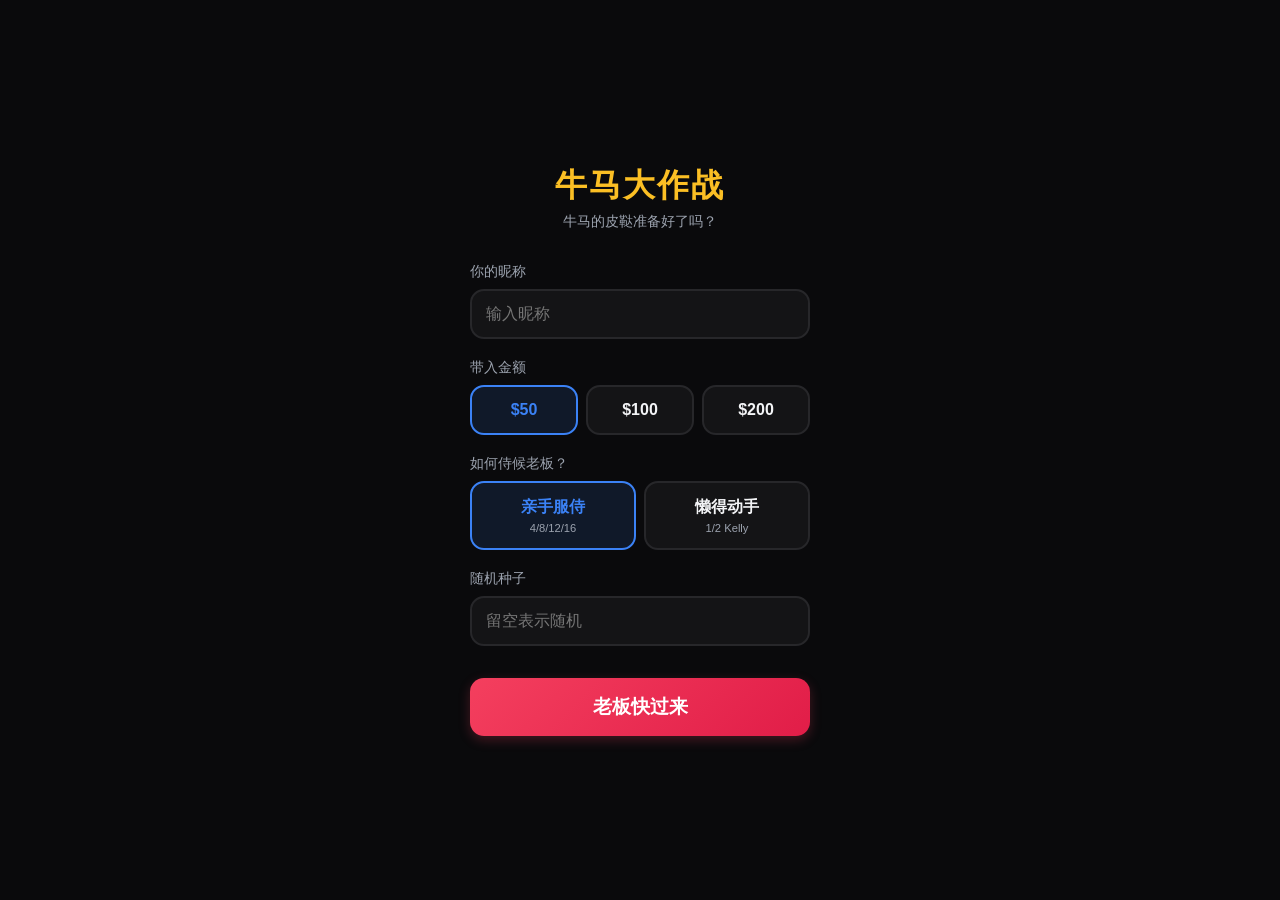
<file: index-dev.html>
<!DOCTYPE html>
<html lang="zh-CN">
<head>
  <meta charset="UTF-8">
  <meta name="viewport" content="width=device-width, initial-scale=1.0, viewport-fit=cover, user-scalable=no">
  <meta name="apple-mobile-web-app-capable" content="yes">
  <meta name="apple-mobile-web-app-status-bar-style" content="black-translucent">
  <title>牛马大作战</title>
  <link rel="stylesheet" href="css/style.css">
</head>
<body>

  <!-- ═══════ Start Screen ═══════ -->
  <div id="start-screen">
    <h1>牛马大作战</h1>
    <p class="subtitle">牛马的皮鞑准备好了吗？</p>
  
    <div class="config-group">
      <label>你的昵称</label>
      <input type="text" class="seed-input" id="username-input" placeholder="输入昵称" maxlength="12">
    </div>
  
    <div class="config-group">
      <label>带入金额</label>
      <div class="mode-toggle">
        <button class="mode-btn active" data-buyin="50" onclick="selectBuyin(50, this)">$50</button>
        <button class="mode-btn" data-buyin="100" onclick="selectBuyin(100, this)">$100</button>
        <button class="mode-btn" data-buyin="200" onclick="selectBuyin(200, this)">$200</button>
      </div>
    </div>
  
    <div class="config-group">
      <label>如何侍候老板？</label>
      <div class="mode-toggle">
        <button class="mode-btn active" data-mode="manual" onclick="selectMode('manual')">
          亲手服侍
          <div class="mode-desc">4/8/12/16</div>
        </button>
        <button class="mode-btn" data-mode="kelly" onclick="selectMode('kelly')">
          懒得动手
          <div class="mode-desc">1/2 Kelly</div>
        </button>
      </div>
    </div>

    <div class="config-group">
      <label>随机种子</label>
      <input type="text" class="seed-input" id="seed-input" placeholder="留空表示随机">
    </div>

    <button class="start-btn" onclick="onStart()">老板快过来</button>
  </div>

  <!-- ═══════ Game Screen ═══════ -->
  <div id="game-screen">
    <!-- Top bar -->
    <div class="top-bar">
      <div class="round-info">
        <span class="ri-tag">ALL </span><span class="ri-val" id="round-num">0</span>
        <span class="ri-tag">IN </span><span class="ri-val" id="round-in">0</span>
        <span class="ri-tag">WIN </span><span class="ri-val" id="round-win">0</span>
      </div>
      <div class="purse-display">
        <div class="purse-item">
          <div class="purse-label">牛马</div>
          <div class="purse-value obs" id="obs-purse">$50</div>
          <div class="purse-bar"><div class="purse-bar-fill obs" id="obs-bar" style="width:50%"></div></div>
        </div>
        <div class="purse-item">
          <div class="purse-label">老板</div>
          <div class="purse-value boss" id="boss-purse">$50</div>
          <div class="purse-bar"><div class="purse-bar-fill boss" id="boss-bar" style="width:50%"></div></div>
        </div>
      </div>
    </div>

    <!-- PnL chart -->
    <div class="pnl-chart-row">
      <div class="pnl-chart">
        <canvas id="pnl-canvas"></canvas>
      </div>
      <button class="tier-table-btn" onclick="showQuiz()" title="战力记忆练习"><svg viewBox="0 0 1024 1024" xmlns="http://www.w3.org/2000/svg"><path d="M754.5 573.1c-16.8-14.3-42.1-12.3-56.4 4.5l-76.4 89.6-25.8-30.5c-14.3-16.9-39.5-19-56.4-4.7s-19 39.5-4.7 56.4l32.7 38.6 2.5 2.1c14.1 12 32.5 18.6 51.7 18.6s37.6-6.6 51.7-18.6l2.5-2.1 83.1-97.5c14.3-16.8 12.3-42.1-4.5-56.4zM348.3 562.8c-51.2 0-92.8 41.6-92.8 92.8s41.6 92.8 92.8 92.8 92.8-41.6 92.8-92.8-41.6-92.8-92.8-92.8z m0 105.6c-7.1 0-12.8-5.8-12.8-12.8s5.8-12.8 12.8-12.8 12.8 5.8 12.8 12.8-5.7 12.8-12.8 12.8zM348.3 275.6c-51.2 0-92.8 41.6-92.8 92.8s41.6 92.8 92.8 92.8 92.8-41.6 92.8-92.8-41.6-92.8-92.8-92.8z m0 105.6c-7.1 0-12.8-5.8-12.8-12.8s5.8-12.8 12.8-12.8 12.8 5.8 12.8 12.8-5.7 12.8-12.8 12.8zM641.3 461.2c51.2 0 92.8-41.6 92.8-92.8s-41.6-92.8-92.8-92.8-92.8 41.6-92.8 92.8 41.6 92.8 92.8 92.8z m0-105.6c7.1 0 12.8 5.8 12.8 12.8s-5.8 12.8-12.8 12.8-12.8-5.8-12.8-12.8 5.7-12.8 12.8-12.8z"/><path d="M813.2 99.7H210.8c-81.6 0-148.1 66.4-148.1 148.1v528.5c0 81.6 66.4 148.1 148.1 148.1h602.5c81.6 0 148.1-66.4 148.1-148.1V247.8c-0.1-81.7-66.5-148.1-148.2-148.1z m63.5 676.5c0 35-28.5 63.5-63.5 63.5H210.8c-35 0-63.5-28.5-63.5-63.5V247.8c0-35 28.5-63.5 63.5-63.5h602.5c35 0 63.5 28.5 63.5 63.5v528.4z"/></svg></button>
      <button class="tier-table-btn" onclick="showTierTable()" title="战力表"><svg viewBox="0 0 1024 1024" xmlns="http://www.w3.org/2000/svg"><path d="M769.1 69H254.9C171.7 69 104 136.7 104 219.9v584.2c0 83.2 67.7 150.9 150.9 150.9h514.2c83.2 0 150.9-67.7 150.9-150.9V219.9C920 136.7 852.3 69 769.1 69zM840 804.1c0 39.1-31.8 70.9-70.9 70.9H254.9c-39.1 0-70.9-31.8-70.9-70.9V219.9c0-39.1 31.8-70.9 70.9-70.9h514.2c39.1 0 70.9 31.8 70.9 70.9v584.2z"/><path d="M577.2 334c-10.6-27-36.2-44.5-65.2-44.5S457.4 307 446.8 334L311.4 679.9c-8 20.6 2.1 43.8 22.7 51.8 4.8 1.9 9.7 2.8 14.6 2.8 16 0 31.1-9.7 37.3-25.4l48.5-123.8h155.2l48.5 123.8c8 20.6 31.3 30.7 51.8 22.7 20.6-8 30.7-31.3 22.7-51.8L577.2 334zM465.7 505.3L512 386.9l46.3 118.3h-92.6z"/></svg></button>
      <button class="tier-table-btn" onclick="toggleTheme()" id="theme-btn" title="切换主题"><svg viewBox="0 0 1024 1024" xmlns="http://www.w3.org/2000/svg"><path d="M919.6 319L746.4 120.8l-0.7-0.8c-15.9-17.3-38.9-25.3-61.7-21.5-23.3 3.9-43 19.6-52.7 42-19.6 45.1-64 72.1-118.8 72.1h-1.9c-55.2 0.8-98.5-25.1-118.9-71.4-9.8-22.3-29.6-37.8-52.8-41.7-22.7-3.8-45.7 4.3-61.6 21.5l-0.3 0.4L104.4 319C79 346.8 65.1 383.5 65.1 422.5c0 39.2 14.1 76.1 39.7 103.9l0.3 0.3c26.4 28.7 62.8 44.6 100.3 44.6 3 0 6.1-0.1 9.2-0.3v215.4c0 77.2 62.8 140 140 140h314c77.2 0 140-62.8 140-140V570.9c3.4 0.3 6.9 0.4 10.3 0.4 37.5 0 73.8-15.9 100.2-44.6l0.2-0.2c25.6-27.8 39.7-64.8 39.7-103.9-0.1-39.1-14-75.8-39.4-103.6z m-59.3 153.3l-0.2 0.2c-13.4 14.5-31.6 21.1-50 18.1-20.4-3.4-41.2 2.3-57 15.7-15.7 13.3-24.7 32.7-24.7 53.3v226.8c0 33.1-26.9 60-60 60h-314c-33.1 0-60-26.9-60-60V559.8c0-20.5-8.9-39.8-24.5-53.1-12.8-11-29-16.9-45.6-16.9-3.6 0-7.3 0.3-11 0.9-18.2 2.9-36.3-3.8-49.5-18.1l-0.3-0.3c-24.8-27-24.8-72.6 0-99.6l0.3-0.4 161.3-184.7c16 29.8 38.9 54.7 67.1 72.8 34.5 22 76.3 33.2 120.9 32.2h0.5c80.1-0.4 149.1-40.5 184-105.9l162 185.3 0.7 0.8c24.8 26.9 24.8 72.5 0 99.5z"/></svg></button>
    </div>

    <!-- Card table -->
    <div class="card-table" id="card-table">
      <!-- Rendered dynamically -->
    </div>

    <!-- Result section (hidden until reveal) -->
    <div class="result-section" id="result-section">
      <!-- Rendered dynamically -->
    </div>

    <!-- Action bar -->
    <div class="action-bar" id="action-bar">
      <!-- Rendered dynamically -->
    </div>
  </div>

  <!-- Review overlay -->
  <div class="review-overlay" id="review-overlay"></div>

  <!-- ═══════ End Screen ═══════ -->
  <div id="end-screen">
    <h2 id="end-title" style="display:none">对决结束</h2>
    <p class="end-subtitle" id="end-subtitle" style="display:none"></p>
    <div class="end-pnl-chart">
      <canvas id="end-pnl-canvas"></canvas>
    </div>
    <div class="stats-grid" id="stats-grid">
      <!-- Rendered dynamically -->
    </div>
    <div class="action-summary" id="action-summary">
      <!-- 出手规范分析 -->
    </div>
    <div class="end-actions">
      <button class="end-btn secondary" onclick="downloadLog()">日志</button>
      <button class="end-btn secondary" onclick="showAnalysis()">分析</button>
      <button class="end-btn primary" onclick="backToStart()">再战</button>
    </div>
  </div>

  <!-- ═══════ Analysis Modal ═══════ -->
  <div class="modal-overlay" id="analysis-modal" onclick="closeAnalysis(event)">
    <div class="modal-content" onclick="event.stopPropagation()">
      <div class="modal-header">
        <h3>分析</h3>
        <button class="modal-close" onclick="closeAnalysis()">&times;</button>
      </div>
      <div class="modal-body" id="analysis-body">
        <!-- Rendered dynamically -->
      </div>
    </div>
  </div>

  <!-- ═══════ Tier Table Modal ═══════ -->
  <div class="modal-overlay" id="tier-table-modal" onclick="closeTierTable(event)">
    <div class="modal-content" onclick="event.stopPropagation()">
      <div class="modal-header">
        <h3>战力表</h3>
        <button class="modal-close" onclick="closeTierTable()">&times;</button>
      </div>
      <div class="modal-body" id="tier-table-body"></div>
    </div>
  </div>

  <!-- ═══════ Quiz Modal ═══════ -->
  <div class="modal-overlay" id="quiz-modal" onclick="closeQuiz(event)">
    <div class="modal-content" onclick="event.stopPropagation()">
      <div class="modal-header">
        <h3>战力训练</h3>
        <button class="modal-close" onclick="closeQuiz()">&times;</button>
      </div>
      <div class="modal-body" style="padding-bottom:24px">
        <div class="quiz-mode-tabs">
          <button class="quiz-tab active" id="quiz-tab-mn" onclick="qSwitchMode('mn')">识别码</button>
          <button class="quiz-tab" id="quiz-tab-tier" onclick="qSwitchMode('tier')">战力</button>
        </div>
        <div class="quiz-score-line" id="quiz-score-line">0 / 0 · 第 1 题</div>
        <div id="quiz-area"></div>
      </div>
    </div>
  </div>

  <script src="js/game.js"></script>
  <script src="js/app.js"></script>
  <script>
    // ═══════════════════════════════════════════════════════
    // UI Controller
    // ═══════════════════════════════════════════════════════

    let selectedMode = 'manual';

    // ═══════════════════════════════════════════════════════
    // Haptic + Audio Feedback (iOS-safe)
    // ═══════════════════════════════════════════════════════
    let _audioCtx = null;
    let _clickBuf = null;

    function tap() {
      // Vibrate (Android only, iOS ignores)
      if (navigator.vibrate) navigator.vibrate(10);
      // Play click sound via AudioContext (iOS-safe, lowest latency)
      if (_audioCtx && _clickBuf) {
        try {
          const src = _audioCtx.createBufferSource();
          src.buffer = _clickBuf;
          src.connect(_audioCtx.destination);
          src.start(0);
        } catch(e) {}
      }
    }

    // Init audio on first user gesture (iOS requires user gesture to unlock)
    function initAudio() {
      if (_audioCtx) return;
      try {
        _audioCtx = new (window.AudioContext || window.webkitAudioContext)();
        fetch('yinxiao/dianji.wav')
          .then(r => r.arrayBuffer())
          .then(buf => _audioCtx.decodeAudioData(buf))
          .then(decoded => { _clickBuf = decoded; })
          .catch(() => {});
      } catch(e) {}
    }

    // Unlock AudioContext on first tap (iOS Safari requirement)
    document.addEventListener('click', function unlockAudio() {
      initAudio();
      if (_audioCtx && _audioCtx.state === 'suspended') {
        _audioCtx.resume();
      }
      document.removeEventListener('click', unlockAudio);
    }, { once: true });

    // 带入金额选择
    let selectedBuyin = 50;
    function selectBuyin(amount, btn) {
      tap();
      selectedBuyin = amount;
      document.querySelectorAll('[data-buyin]').forEach(b => b.classList.remove('active'));
      btn.classList.add('active');
    }

    // 用户名输入框：自动读取 localStorage
    function initUsername() {
      const saved = localStorage.getItem('doukou_username');
      if (saved) document.getElementById('username-input').value = saved;
    }

    function selectMode(mode) {
      tap();
      selectedMode = mode;
      document.querySelectorAll('[data-mode]').forEach(btn => {
        btn.classList.toggle('active', btn.dataset.mode === mode);
      });
    }

    function onStart() {
      tap();
      _prevRoundData = null;
      _lastRoundData = null;
      document.getElementById('review-overlay').classList.remove('show');

      // 保存用户名
      const usernameInput = document.getElementById('username-input').value.trim();
      const username = usernameInput || '匿名';
      localStorage.setItem('doukou_username', username);
      game._username = username;
      game._buyin = selectedBuyin;

      // 重置影子选手
      shadowReset();
      const seedStr = document.getElementById('seed-input').value.trim();
      startGame(selectedMode === 'kelly', seedStr, selectedBuyin);
    }

    // ═══════════════════════════════════════════════════════
    // Screen Management
    // ═══════════════════════════════════════════════════════

    function showScreen(id) {
      ['start-screen', 'game-screen', 'end-screen'].forEach(s => {
        const el = document.getElementById(s);
        el.style.display = (s === id) ? 'flex' : 'none';
      });
      window.scrollTo(0, 0);
    }

    function backToStart() {
      showScreen('start-screen');
    }

    // ═══════════════════════════════════════════════════════
    // Theme Toggle
    // ═══════════════════════════════════════════════════════
    let _isDark = true;

    function toggleTheme() {
      tap();
      _isDark = !_isDark;
      document.documentElement.setAttribute('data-theme', _isDark ? 'dark' : 'light');
    }

    // ═══════════════════════════════════════════════════════
    // Last Round Review
    // ═══════════════════════════════════════════════════════
    let _prevRoundData = null; // previous round for review
    let _lastRoundData = null; // { hands, settlement, actionEval }

    // ═══════════════════════════════════════════════════════
    // Shadow Player (影子选手)
    // ═══════════════════════════════════════════════════════
    const SHADOW_EXIT_THRESHOLD = 94; // 影子选手自成阈値

    const shadow = {
      purse: INITIAL_PURSE,
      bet: 0, skip: 0, win: 0, lose: 0, totalStaked: 0,
      exited: false,
      pnlHistory: [0]
    };

    function shadowReset() {
      shadow.purse = INITIAL_PURSE;
      shadow.bet = 0; shadow.skip = 0;
      shadow.win = 0; shadow.lose = 0;
      shadow.totalStaked = 0;
      shadow.exited = false;
      shadow.pnlHistory = [0];
    }

    /**
     * 计算某手牌对应的已出福星卡数量（在可见牌中）
     * 当已出 >= 2 张时，tier 需要 -1
     */
    function countUsedBlessings(a, b, allVisible) {
      const bless = blessingCards(a, b, []);  // 获取该组合的全部福星卡属性
      let maxUsed = 0;
      for (const bl of bless) {
        const x = bl.value;
        const total = CARD_COUNTS[x] || 0;
        const used = allVisible.filter(c => c === x).length;
        if (used > maxUsed) maxUsed = used;
      }
      return maxUsed;
    }

    /**
     * 影子选手决策函数
     * 返回 { target, amount } 或 { target: 'SKIP', amount: 0 }
     */
    function shadowDecide(hands, shadowPurse, bossPurse) {
      // 影子选手检查退出阈値
      if (shadowPurse >= SHADOW_EXIT_THRESHOLD) {
        return { target: 'RUN', amount: 0 };
      }

      const allVisible = [];
      for (let i = 0; i < 4; i++) allVisible.push(hands[i][0], hands[i][1]);

      // 老板当前战力
      const bossInfo = lookupTier(hands[0][0], hands[0][1]);
      let bossTier = bossInfo ? Math.floor(bossInfo.tier) : 3;
      const bossUsed = countUsedBlessings(hands[0][0], hands[0][1], allVisible);
      if (bossUsed >= 2) bossTier = Math.max(1, bossTier - 1);

      // 各员工当前战力
      let bestTarget = null;
      let bestAdjTier = -Infinity;

      for (let i = 1; i <= 3; i++) {
        const lbl = ['A', 'B', 'C'][i - 1];
        const empInfo = lookupTier(hands[i][0], hands[i][1]);
        let empTier = empInfo ? Math.floor(empInfo.tier) : 3;
        const empUsed = countUsedBlessings(hands[i][0], hands[i][1], allVisible);
        if (empUsed >= 2) empTier = Math.max(1, empTier - 1);

        if (empTier > bestAdjTier) {
          bestAdjTier = empTier;
          bestTarget = lbl;
        }
      }

      const gap = bestAdjTier - bossTier;

      // 決策：差 >= 2 才投注
      const gapStakeMap = { 2: 4, 3: 8, 4: 12, 5: 16 };
      let stake = gapStakeMap[gap] || (gap >= 5 ? 16 : 0);

      if (stake <= 0 || !bestTarget) return { target: 'SKIP', amount: 0 };

      // 不能超过老板余额
      stake = Math.min(stake, bossPurse, shadowPurse);
      if (stake < 1) return { target: 'SKIP', amount: 0 };

      return { target: bestTarget, amount: stake };
    }

    /**
     * 在每局结算后同步影子选手的结果
     * bossPurseAtBet 是投注时老板的笹码（影子用实际老板笹码限制）
     */
    function shadowSettle(hands, settlement, bossPurseForCap) {
      if (shadow.exited) return;

      const dec = shadowDecide(hands, shadow.purse, bossPurseForCap);
      game._shadowLastDec = dec; // 保存当局决策以便写入日志

      if (dec.target === 'RUN') {
        shadow.exited = true;
        shadow.pnlHistory.push(shadow.purse - INITIAL_PURSE);
        return;
      }
      if (dec.target === 'SKIP' || dec.amount <= 0) {
        shadow.skip++;
        shadow.pnlHistory.push(shadow.pnlHistory[shadow.pnlHistory.length - 1]);
        return;
      }

      // 影子投注
      const er = settlement.employeeResults[dec.target];
      shadow.bet++;
      shadow.totalStaked += dec.amount;
      let pnl = 0;
      if (er.won) {
        pnl = Math.min(dec.amount * er.mult, bossPurseForCap);
        shadow.win++;
      } else {
        pnl = -dec.amount;
        shadow.lose++;
      }
      shadow.purse += pnl;
      if (shadow.purse < 0) shadow.purse = 0;
      const cum = shadow.pnlHistory[shadow.pnlHistory.length - 1] + pnl;
      shadow.pnlHistory.push(cum);
    }

    function showReview() {
      tap();
      if (!_prevRoundData) return;
      const d = _prevRoundData;
      const s = d.settlement;
      const labels = ['Boss', 'A', 'B', 'C'];

      let html = '<div class="review-sheet">';
      html += '<div class="review-header"><span>回看上一局</span><button onclick="closeReview()">✕</button></div>';

      // Card rows
      for (let i = 0; i < 4; i++) {
        const hand = d.hands[i];
        const isEmp = i >= 1;
        const lbl = labels[i];
        let cls = 'review-row';
        if (isEmp) {
          const er = s.employeeResults[lbl];
          if (er) cls += er.won ? ' rw' : ' rl';
        }
        html += `<div class="${cls}">`;
        html += `<span class="review-lbl">${lbl}</span>`;
        html += '<span class="review-cards">';
        for (let j = 0; j < 5; j++) html += `<span class="rc">${hand[j]}</span>`;
        html += '</span>';
        if (isEmp) {
          const er = s.employeeResults[lbl];
          if (er) {
            const mark = er.won ? '胜' : '负';
            const mult = er.won && er.mult > 1 ? ` ×${er.mult}` : '';
            html += `<span class="review-result ${er.won ? 'rw' : 'rl'}">${mark}${mult}</span>`;
          }
        } else {
          html += `<span class="review-result ${s.observerPnl < 0 ? 'rw' : 'rl'}">${s.observerPnl < 0 ? '吃' : '亏'}</span>`;
        }
        html += '</div>';
      }

      // PnL
      const pnl = s.observerPnl;
      html += `<div class="review-pnl ${pnl > 0 ? 'rw' : 'rl'}">${pnl > 0 ? '+' : ''}${pnl}</div>`;
      html += '</div>';

      document.getElementById('review-overlay').innerHTML = html;
      document.getElementById('review-overlay').classList.add('show');
    }

    function closeReview() {
      tap();
      document.getElementById('review-overlay').classList.remove('show');
    }

    function goNextRound() {
      // Preserve current round data for review before advancing
      if (_lastRoundData) _prevRoundData = _lastRoundData;
      nextRound();
    }

    // ═══════════════════════════════════════════════════════
    // Render Functions
    // ═══════════════════════════════════════════════════════

    function renderGameScreen(settlement, actionEval) {
      showScreen('game-screen');

      // Save for review and for current re-render
      if (settlement && game.phase === 'result') {
        _lastRoundData = { hands: [...game.hands.map(h => [...h])], settlement, actionEval };
        game._lastSettlement = settlement;
        game._lastActionEval = actionEval;
        // 影子选手结算（用结算前的老板笹码限额：当前 bossPurse 已变，还原）
        const bossPurseBeforeSettle = game.bossPurse - settlement.bossPnl;
        shadowSettle(game.hands, settlement, bossPurseBeforeSettle);
        // 把影子选手当局数据追加到最后一条 round log
        const lastLog = game.log[game.log.length - 1];
        if (lastLog && lastLog.type === 'round') {
          const dec = game._shadowLastDec || {};
          lastLog.shadow = {
            target: dec.target || 'SKIP',
            amount: dec.amount || 0,
            purseAfter: shadow.purse,
            exited: shadow.exited
          };
        }
      }

      document.getElementById('round-num').textContent = game.roundNo;
      document.getElementById('round-in').textContent = game.stats.bet || 0;
      document.getElementById('round-win').textContent = game.stats.win || 0;
      document.getElementById('obs-purse').textContent = `$${game.obsPurse}`;
      document.getElementById('boss-purse').textContent = `$${game.bossPurse}`;

      const totalPurse = game.obsPurse + game.bossPurse;
      const obsPct = Math.max(0, Math.min(100, (game.obsPurse / totalPurse) * 100));
      const bossPct = Math.max(0, Math.min(100, (game.bossPurse / totalPurse) * 100));
      document.getElementById('obs-bar').style.width = obsPct + '%';
      document.getElementById('boss-bar').style.width = bossPct + '%';

      renderCardTable(settlement);
      renderPnlChart();

      if (settlement && game.phase === 'result') {
        renderResult(settlement, actionEval);
      } else {
        document.getElementById('result-section').classList.remove('show');
      }

      renderActionBar();
    }

    function renderCardTable(settlement) {
      const table = document.getElementById('card-table');
      const isRevealed = game.phase === 'revealing' || game.phase === 'result';
      const showTier = game.phase === 'result';
      const isBetting = game.phase === 'betting';
      const allVisibleCards = [];

      game.hands.forEach((hand, i) => {
        allVisibleCards.push(hand[0], hand[1]);
      });

      let html = '';
      const labels = ['Boss', 'A', 'B', 'C'];
      const labelClasses = ['boss', 'emp-a', 'emp-b', 'emp-c'];

      for (let i = 0; i < 4; i++) {
        const hand = game.hands[i];
        const v = [hand[0], hand[1]];
        const tierInfo = lookupTier(v[0], v[1]);
        const tier = tierInfo ? tierInfo.tier : '-';

        const blessings = blessingCards(v[0], v[1], allVisibleCards);
        const blessingStr = blessings.map(b => `{${b.value}}\u00d7${b.remaining}`).join(' ');

        const empLabel = labels[i];
        const isEmp = i >= 1;
        const isSelected = isBetting && isEmp && manualTarget === empLabel;
        const clickable = isBetting && isEmp;

        let rowClass = 'player-row';
        if (i === 0) rowClass += ' boss-row';
        if (isSelected) rowClass += ' selected-emp';
        if (clickable) rowClass += ' clickable-emp';
        if (showTier && settlement) {
          if (isEmp) {
            const er = settlement.employeeResults[empLabel];
            if (er) {
              rowClass += er.won ? ' result-win' : ' result-lose';
              if (er.won && er.mult > 1) rowClass += ' result-mult';
            }
          } else {
            // Boss row: no border highlights
          }
        }

        const clickAttr = clickable ? ` onclick="selectEmployee('${empLabel}')"` : '';

        html += `<div class="${rowClass}"${clickAttr}>`;
        html += `<div class="player-label ${labelClasses[i]}">${labels[i]}</div>`;
        html += `<div class="cards-display">`;
        html += `<div class="card visible"><span class="card-corner tl">${v[0]}</span><span class="card-center">${v[0]}</span><span class="card-corner br">${v[0]}</span></div>`;
        html += `<div class="card visible"><span class="card-corner tl">${v[1]}</span><span class="card-center">${v[1]}</span><span class="card-corner br">${v[1]}</span></div>`;

        if (isRevealed) {
          for (let j = 2; j < 5; j++) {
            html += `<div class="card revealed"><span class="card-corner tl">${hand[j]}</span><span class="card-center">${hand[j]}</span><span class="card-corner br">${hand[j]}</span></div>`;
          }
        } else {
          for (let j = 2; j < 5; j++) {
            html += `<div class="card hidden"><span class="card-center">?</span></div>`;
          }
        }
        html += `</div>`;

        if (showTier && tierInfo) {
          const starLbl = tierInfo.tier + '星';
          html += `<div class="tier-info-col">`;
          html += `<span class="tier-badge tier-${tierInfo.tier}">${starLbl}</span>`;
          html += `<div class="blessing-hint"><span class="mn-tag">${tierInfo.mn}</span> <span class="mp-tag">${tierInfo.mp}%</span></div>`;
          html += `</div>`;
        } else if (isBetting && isSelected && tierInfo) {
          const starLbl = tierInfo.tier + '星';
          html += `<div class="tier-info-col">`;
          html += `<span class="tier-badge tier-${tierInfo.tier}">${starLbl}</span>`;
          html += `<div class="blessing-hint"><span class="mn-tag">${tierInfo.mn}</span> <span class="mp-tag">${tierInfo.mp}%</span></div>`;
          html += `</div>`;
        } else {
          html += `<div class="blessing-hint">${blessingStr || '-'}</div>`;
        }

        html += `</div>`;
      }

      // Stake picker shown below cards when employee selected
      if (isBetting && manualTarget) {
        html += buildStakePickerHtml(manualTarget);
      }

      table.innerHTML = html;
    }

    function renderResult(settlement, actionEval) {
      const section = document.getElementById('result-section');
      section.classList.add('show');

      let html = '';
      const target = game.currentBet.target;
      if (target === 'SKIP') {
        html += `<div class="result-banner skip">- 跳过本局 -</div>`;
      } else {
        const pnl = settlement.observerPnl;
        if (pnl > 0) {
          html += `<div class="result-banner win">+${pnl} 员工${target}胜!</div>`;
        } else {
          html += `<div class="result-banner lose">${pnl} 员工${target}负</div>`;
        }
      }

      // 动作评价标签
      if (actionEval) {
        const tagClass = actionEval.tag === '理性' ? 'tag-rational' : actionEval.tag === '冒进' ? 'tag-aggressive' : 'tag-conservative';
        html += `<div class="action-eval-row">`;
        html += `<span class="action-tag ${tagClass}">${actionEval.tag}</span>`;
        html += `<span class="action-reason">${actionEval.detail || ''}</span>`;
        html += `</div>`;
      }

      // 本局出手统计
      const actionStats = getActionStats();
      html += `<div class="action-stats">`;
      html += `<div class="action-stats-title">本局出手规范统计</div>`;
      html += `<div class="action-stats-grid">`;
      for (const tag of ['理性', '冒进', '保守']) {
        const s = actionStats[tag];
        const betPct = s.betCount > 0 ? (s.betWin / s.betCount * 100).toFixed(0) + '%' : '-';
        const passPct = s.passCount > 0 ? (s.passWin / s.passCount * 100).toFixed(0) + '%' : '-';
        const tagCls = tag === '理性' ? 'tag-rational' : tag === '冒进' ? 'tag-aggressive' : 'tag-conservative';
        html += `<div class="action-stats-item">`;
        html += `<span class="action-tag ${tagCls}">${tag}</span>`;
        html += `<span class="action-stats-count">${s.count}局</span>`;
        html += `<span class="action-stats-pct">IN ${betPct} | PASS ${passPct}</span>`;
        html += `</div>`;
      }
      html += `</div>`;
      html += `</div>`;

      html += `<div class="structure-list">`;
      const labels = ['Boss', 'A', 'B', 'C'];
      for (let i = 0; i < 4; i++) {
        const struct = explainHand(game.hands[i]);
        const v = [game.hands[i][0], game.hands[i][1]];
        const ti = lookupTier(v[0], v[1]);
        const tierStr = ti ? `<span class="tier-badge tier-${ti.tier}" style="font-size:0.65rem;padding:1px 4px">${ti.tier}星</span> <span class="mn-tag">${ti.mn}</span> <span class="mp-tag">${ti.mp}%</span>` : '';
        html += `<div class="structure-item">`;
        html += `<div class="struct-label">${labels[i]} ${tierStr}</div>`;
        html += `<div class="struct-text">${struct}</div>`;
        html += `</div>`;
      }
      html += `</div>`;

      html += `<div class="emp-results">`;
      for (const lbl of ['A', 'B', 'C']) {
        const er = settlement.employeeResults[lbl];
        const cls = er.won ? 'emp-win' : 'emp-lose';
        const mark = er.won ? '胜' : '负';
        const multStr = er.won && er.mult > 1 ? ` \u00d7${er.mult}` : '';
        html += `<div class="emp-result-row">`;
        html += `<span class="emp-label">员工${lbl}</span>`;
        html += `<span class="${cls}">${mark}${multStr}</span>`;
        html += `<span class="emp-reason" style="font-size:0.7rem;color:var(--text-dim)">${er.reason}</span>`;
        html += `</div>`;
      }
      html += `</div>`;

      section.innerHTML = html;
    }

    function renderActionBar() {
      const bar = document.getElementById('action-bar');

      if (game.phase === 'betting') {
        const reviewBtn = _prevRoundData
          ? '<button class="bet-btn btn-pass" onclick="showReview()">回看</button>'
          : '';
        bar.innerHTML = `
          <div class="action-row-single">
            <button class="bet-btn btn-run-dim" onclick="confirmRun()">退场</button>
            ${reviewBtn}
            <button class="bet-btn btn-pass" onclick="onBet('SKIP',0)">跳过</button>
          </div>
        `;
      } else if (game.phase === 'result') {
        const gameOver = game.obsPurse <= 0 || game.bossPurse <= 0;
        if (gameOver) {
          bar.innerHTML = `
            <div class="action-row-single">
              <button class="continue-btn" onclick="endGame('normal')">查看结算</button>
            </div>
          `;
        } else {
          bar.innerHTML = `
            <div class="action-row-single">
              <button class="bet-btn btn-pass" onclick="showAnalysis()">分析</button>
              <button class="continue-btn" onclick="goNextRound()">下一局 →</button>
            </div>
          `;
        }
      } else {
        bar.innerHTML = '';
      }
    }

    function confirmRun() {
      tap();
      if (confirm('确认退场？')) {
        onBet('RUN', 0);
      }
    }

    // ═══════════════════════════════════════════════════════
    // Card-Click Employee Selection
    // ═══════════════════════════════════════════════════════

    let manualTarget = null;

    function selectEmployee(target) {
      if (game.phase !== 'betting') return;
      tap();
      // Toggle: clicking same employee deselects
      if (manualTarget === target) {
        manualTarget = null;
      } else {
        manualTarget = target;
      }
      renderCardTable();
      renderActionBar();
    }

    function buildStakePickerHtml(target) {
      const ks = game.kellyMode ? kellyStake(game.obsPurse, game.bossPurse) : 0;
      let html = '<div class="stake-picker">';

      if (game.kellyMode) {
        html += `<span class="stake-picker-label">押${target}</span>`;
        html += `<button class="bet-btn btn-stake-opt" onclick="onBetAndReset('${target}',${ks})">$${ks}</button>`;
      } else {
        const validStakes = STAKE_OPTIONS.filter(s => s <= game.obsPurse && s <= game.bossPurse);
        html += `<span class="stake-picker-label">押${target}</span>`;
        for (const s of validStakes) {
          if (s === 16) {
            html += `<button class="bet-btn btn-stake-opt btn-stake-max" onclick="confirmStake16('${target}')">$${s}</button>`;
          } else {
            html += `<button class="bet-btn btn-stake-opt" onclick="onBetAndReset('${target}',${s})">$${s}</button>`;
          }
        }
      }

      html += '</div>';
      return html;
    }

    function onBetAndReset(target, amount) {
      tap();
      manualTarget = null;
      onBet(target, amount);
    }

    function confirmStake16(target) {
      tap();
      if (confirm('投注 $16 — 确认大注？')) {
        manualTarget = null;
        onBet(target, 16);
      }
    }

    // ═══════════════════════════════════════════════════════
    // Bet Handler
    // ═══════════════════════════════════════════════════════

    function onBet(target, amount) {
      tap();
      placeBet(target, amount);
    }

    // ═══════════════════════════════════════════════════════
    // End Screen
    // ═══════════════════════════════════════════════════════

    function renderEndScreen() {
      showScreen('end-screen');
      // 渲染结束页面筹码曲线（需要等DOM可见后再画）
      setTimeout(renderEndPnlChart, 50);

      const netPnl = game.obsPurse - INITIAL_PURSE;

      const totalBet = game.stats.bet;
      const winRate = totalBet > 0 ? (game.stats.win / totalBet * 100).toFixed(0) : 0;
      const roi = game.stats.totalStaked > 0 ? (netPnl / game.stats.totalStaked * 100).toFixed(0) : 0;
      
      // 影子选手数据
      const shadowNetPnl = shadow.purse - INITIAL_PURSE;
      const shadowWinRate = shadow.bet > 0 ? (shadow.win / shadow.bet * 100).toFixed(0) : 0;
      const shadowRoi = shadow.totalStaked > 0 ? (shadowNetPnl / shadow.totalStaked * 100).toFixed(0) : 0;
      const shadowRounds = shadow.bet + shadow.skip;
      
      function sc(myVal, shVal, label) {
        return `<div class="stat-card">
          <div class="stat-value">${myVal}</div>
          <div class="stat-label">${label}</div>
          <div class="stat-shadow">${shVal}</div>
        </div>`;
      }
      
      const grid = document.getElementById('stats-grid');
      grid.innerHTML = `
        <div class="stat-card highlight">
          <div class="stat-value">$${game.obsPurse}</div>
          <div class="stat-label">最终筹码</div>
          <div class="stat-shadow">$${shadow.purse}${shadow.exited ? ' (已退)' : ''}</div>
        </div>
        <div class="stat-card ${netPnl >= 0 ? 'positive' : 'negative'}">
          <div class="stat-value">${netPnl >= 0 ? '+' : ''}${netPnl}</div>
          <div class="stat-label">净盈产</div>
          <div class="stat-shadow">${shadowNetPnl >= 0 ? '+' : ''}${shadowNetPnl}</div>
        </div>
        ${sc(game.roundNo, shadowRounds, '总局数')}
        ${sc(`${totalBet}/${game.roundNo - totalBet}`, `${shadow.bet}/${shadow.skip}`, '下注/跳过')}
        ${sc(winRate + '%', shadowWinRate + '%', '胜率')}
        ${sc(roi + '%', shadowRoi + '%', 'ROI')}
        <div class="stat-card">
          <div class="stat-value">${game.stats.win}/${game.stats.lose}</div>
          <div class="stat-label">胜/负</div>
          <div class="stat-shadow">${shadow.win}/${shadow.lose}</div>
        </div>
        <div class="stat-card">
          <div class="stat-value">A${game.stats.betTargetCount.A} B${game.stats.betTargetCount.B} C${game.stats.betTargetCount.C}</div>
          <div class="stat-label">押注分布</div>
          <div class="stat-shadow">影子自动</div>
        </div>
      `;

      // 出手规范分析总结
      const actionStats = getActionStats();
      const summaryDiv = document.getElementById('action-summary');
      let summaryHtml = '<div class="action-summary-title">出手规范分析</div>';
      summaryHtml += '<div class="action-summary-grid">';
      for (const tag of ['理性', '冒进', '保守']) {
        const s = actionStats[tag];
        const betPct = s.betCount > 0 ? (s.betWin / s.betCount * 100).toFixed(0) + '%' : '-';
        const passPct = s.passCount > 0 ? (s.passWin / s.passCount * 100).toFixed(0) + '%' : '-';
        const tagCls = tag === '理性' ? 'tag-rational' : tag === '冒进' ? 'tag-aggressive' : 'tag-conservative';
        summaryHtml += `<div class="action-summary-item">`;
        summaryHtml += `<span class="action-tag ${tagCls}">${tag}</span>`;
        summaryHtml += `<span class="action-summary-count">${s.count}局</span>`;
        summaryHtml += `<span class="action-summary-pct">IN ${betPct}</span>`;
        summaryHtml += `<span class="action-summary-pct">PASS ${passPct}</span>`;
        summaryHtml += `</div>`;
      }
      summaryHtml += '</div>';
      summaryDiv.innerHTML = summaryHtml;
    }

    // ═══════════════════════════════════════════════════════
    // PnL Mini Chart
    // ═══════════════════════════════════════════════════════

    function renderPnlChart() {
      const canvas = document.getElementById('pnl-canvas');
      const ctx = canvas.getContext('2d');
      const rect = canvas.parentElement.getBoundingClientRect();
      canvas.width = rect.width * 2;
      canvas.height = rect.height * 2;
      ctx.scale(2, 2);

      const w = rect.width;
      const h = rect.height;
      const data = game.pnlHistory;
      const shData = shadow.pnlHistory;

      if (data.length < 2) {
        ctx.clearRect(0, 0, w, h);
        return;
      }

      const allVals = [...data, ...shData, 0];
      const minVal = Math.min(...allVals);
      const maxVal = Math.max(...allVals);
      const range = Math.max(maxVal - minVal, 1);

      ctx.clearRect(0, 0, w, h);

      const zeroY = h - ((0 - minVal) / range) * (h - 8) - 4;
      ctx.strokeStyle = 'rgba(156,163,175,0.3)';
      ctx.lineWidth = 1;
      ctx.setLineDash([4, 4]);
      ctx.beginPath();
      ctx.moveTo(0, zeroY);
      ctx.lineTo(w, zeroY);
      ctx.stroke();
      ctx.setLineDash([]);

      // Shadow curve (gray)
      if (shData.length >= 2) {
        ctx.strokeStyle = 'rgba(156,163,175,0.5)';
        ctx.lineWidth = 1;
        ctx.setLineDash([3, 3]);
        ctx.beginPath();
        for (let i = 0; i < shData.length; i++) {
          const x = (i / (shData.length - 1)) * w;
          const y = h - ((shData[i] - minVal) / range) * (h - 8) - 4;
          if (i === 0) ctx.moveTo(x, y);
          else ctx.lineTo(x, y);
        }
        ctx.stroke();
        ctx.setLineDash([]);
      }

      // Player curve
      ctx.strokeStyle = data[data.length - 1] >= 0 ? '#10b981' : '#f43f5e';
      ctx.lineWidth = 1.5;
      ctx.beginPath();
      for (let i = 0; i < data.length; i++) {
        const x = (i / (data.length - 1)) * w;
        const y = h - ((data[i] - minVal) / range) * (h - 8) - 4;
        if (i === 0) ctx.moveTo(x, y);
        else ctx.lineTo(x, y);
      }
      ctx.stroke();

      const lastX = w;
      const lastY = h - ((data[data.length - 1] - minVal) / range) * (h - 8) - 4;
      ctx.lineTo(lastX, zeroY);
      ctx.lineTo(0, zeroY);
      ctx.closePath();
      ctx.fillStyle = data[data.length - 1] >= 0 ? 'rgba(16,185,129,0.1)' : 'rgba(244,63,94,0.1)';
      ctx.fill();
    }

    function renderEndPnlChart() {
      const canvas = document.getElementById('end-pnl-canvas');
      if (!canvas) return;
      const ctx = canvas.getContext('2d');
      const rect = canvas.parentElement.getBoundingClientRect();
      canvas.width = rect.width * 2;
      canvas.height = rect.height * 2;
      ctx.scale(2, 2);

      const w = rect.width;
      const h = rect.height;
      const data = game.pnlHistory;
      const shData = shadow.pnlHistory;

      if (data.length < 2) return;

      const allVals = [...data, ...shData, 0];
      const minVal = Math.min(...allVals);
      const maxVal = Math.max(...allVals);
      const range = Math.max(maxVal - minVal, 1);

      ctx.clearRect(0, 0, w, h);

      const zeroY = h - ((0 - minVal) / range) * (h - 8) - 4;
      ctx.strokeStyle = 'rgba(156,163,175,0.3)';
      ctx.lineWidth = 1;
      ctx.setLineDash([4, 4]);
      ctx.beginPath();
      ctx.moveTo(0, zeroY);
      ctx.lineTo(w, zeroY);
      ctx.stroke();
      ctx.setLineDash([]);

      // Shadow curve
      if (shData.length >= 2) {
        ctx.strokeStyle = 'rgba(156,163,175,0.55)';
        ctx.lineWidth = 1;
        ctx.setLineDash([3, 3]);
        ctx.beginPath();
        for (let i = 0; i < shData.length; i++) {
          const x = (i / (shData.length - 1)) * w;
          const y = h - ((shData[i] - minVal) / range) * (h - 8) - 4;
          if (i === 0) ctx.moveTo(x, y);
          else ctx.lineTo(x, y);
        }
        ctx.stroke();
        ctx.setLineDash([]);
      }

      // Player curve
      ctx.strokeStyle = data[data.length - 1] >= 0 ? '#10b981' : '#f43f5e';
      ctx.lineWidth = 2;
      ctx.beginPath();
      for (let i = 0; i < data.length; i++) {
        const x = (i / (data.length - 1)) * w;
        const y = h - ((data[i] - minVal) / range) * (h - 8) - 4;
        if (i === 0) ctx.moveTo(x, y);
        else ctx.lineTo(x, y);
      }
      ctx.stroke();

      ctx.lineTo(w, zeroY);
      ctx.lineTo(0, zeroY);
      ctx.closePath();
      ctx.fillStyle = data[data.length - 1] >= 0 ? 'rgba(16,185,129,0.1)' : 'rgba(244,63,94,0.1)';
      ctx.fill();
    }

    // ═══════════════════════════════════════════════════════
    // Analysis Modal
    // ═══════════════════════════════════════════════════════

    function showAnalysis() {
      const a = analyzeSession();
      if (!a) return;
      renderAnalysis(a);
      document.getElementById('analysis-modal').classList.add('show');
    }

    function closeAnalysis(e) {
      if (e && e.target !== e.currentTarget) return;
      document.getElementById('analysis-modal').classList.remove('show');
    }

    // ═══════════════════════════════════════════════════════
    // Tier Table Modal
    // ═══════════════════════════════════════════════════════

    const TIER_GROUPS = [
      { star: 5, label: '5星', groups: [
        { mnemonic: '1234', hands: [[1,8],[2,7],[3,6],[4,5]] },
        { mnemonic: '12',   hands: [[1,2],[2,3]] },
      ]},
      { star: 4, label: '4星', groups: [
        { mnemonic: '127', hands: [[1,3],[2,4],[7,8]] },
        { mnemonic: '235', hands: [[2,5],[3,8],[5,8]] },
        { mnemonic: '631', hands: [[6,8],[3,4],[1,4]] },
      ]},
      { star: 3, label: '3星', groups: [
        { mnemonic: '234',  hands: [[2,6],[3,5],[4,8]] },
        { mnemonic: '876',  hands: [[8,9],[7,9],[6,7]] },
        { mnemonic: '554',  hands: [[5,7],[5,6],[4,7]] },
        { mnemonic: '1156', hands: [[1,5],[1,1],[5,9],[6,9]] },
      ]},
      { star: 2, label: '2星', groups: [
        { mnemonic: '4311', hands: [[4,9],[3,9],[1,6],[1,7]] },
        { mnemonic: '222',  hands: [[2,2],[2,8],[2,9]] },
      ]},
      { star: 1, label: '1星', groups: [
        { mnemonic: '3348', hands: [[3,3],[3,7],[4,6],[8,8]] },
        { mnemonic: '479',  hands: [[4,4],[7,7],[9,9]] },
        { mnemonic: '156',  hands: [[1,9],[6,6],[5,5]] },
      ]},
    ];

    function showTierTable() {
      const body = document.getElementById('tier-table-body');
      let html = '';
      for (const tier of TIER_GROUPS) {
        html += `<div class="tier-group">`;
        html += `<div class="tier-group-title"><span class="tier-badge tier-${tier.star}">${tier.label}</span></div>`;
        for (const g of tier.groups) {
          html += `<div class="tier-group-row">`;
          html += `<span class="tier-mnemonic">${g.mnemonic}</span>`;
          for (const [a, b] of g.hands) {
            const key = [Math.min(a,b), Math.max(a,b)].join(',');
            const info = CORRECTED_TABLE[key];
            const pct = info ? info.p_eq.toFixed(0) + '%' : '-';
            html += `<span class="tier-hand-item">(${a},${b}) <em>${pct}</em></span>`;
          }
          html += `</div>`;
        }
        html += `</div>`;
      }
      body.innerHTML = html;
      document.getElementById('tier-table-modal').classList.add('show');
    }

    function closeTierTable(e) {
      if (e && e.target !== e.currentTarget) return;
      document.getElementById('tier-table-modal').classList.remove('show');
    }

    // ═══════════════════════════════════════════════════════
    // Quiz Modal
    // ═══════════════════════════════════════════════════════
    const _qALL_ENTRIES = Object.entries(CORRECTED_TABLE).map(([key, v]) => {
      const [a, b] = key.split(',').map(Number);
      return { a, b, key, tier: Math.floor(v.tier), mn: v.mn, mp: v.mp };
    });
    const _qALL_MN = [...new Set(_qALL_ENTRIES.map(e => e.mn))];

    let _qMode = 'mn';
    let _qCorrect = 0;
    let _qTotal = 0;
    let _qNo = 1;
    let _qPending = false;
    let _qMnQ = null;
    let _qMnSelected = new Set();
    let _qMnSubmitted = false;
    let _qTierQ = null;
    let _qTierSubmitted = false;

    function _qShuffle(arr) {
      const a = [...arr];
      for (let i = a.length - 1; i > 0; i--) {
        const j = Math.floor(Math.random() * (i + 1));
        [a[i], a[j]] = [a[j], a[i]];
      }
      return a;
    }

    function _qUpdateScore() {
      document.getElementById('quiz-score-line').textContent =
        `${_qCorrect} / ${_qTotal} · 第 ${_qNo} 题`;
    }

    function showQuiz() {
      tap();
      document.getElementById('quiz-modal').classList.add('show');
      if (!_qMnQ && !_qTierQ) _qNextQuestion();
    }

    function closeQuiz(e) {
      if (e && e.target !== e.currentTarget) return;
      tap();
      document.getElementById('quiz-modal').classList.remove('show');
    }

    function qSwitchMode(mode) {
      tap();
      _qMode = mode;
      _qPending = false;
      document.getElementById('quiz-tab-mn').classList.toggle('active', mode === 'mn');
      document.getElementById('quiz-tab-tier').classList.toggle('active', mode === 'tier');
      _qNextQuestion();
    }

    // ――― 识别码模式 ―――
    function _qBuildMn() {
      const mn = _qALL_MN[Math.floor(Math.random() * _qALL_MN.length)];
      const correctEntries = _qALL_ENTRIES.filter(e => e.mn === mn);
      const correctKeys = new Set(correctEntries.map(e => e.key));
      const distractors = _qShuffle(_qALL_ENTRIES.filter(e => !correctKeys.has(e.key)));
      const needed = Math.max(0, 8 - correctEntries.length);
      const optionPool = _qShuffle([...correctEntries, ...distractors.slice(0, needed)]);
      _qMnQ = { mn, correctKeys, options: optionPool };
      _qMnSelected = new Set();
      _qMnSubmitted = false;
    }

    function _qRenderMn() {
      if (!_qMnQ) _qBuildMn();
      const q = _qMnQ;
      // 选项按组合号从小到大排序（a升序，a相同则b升序）
      const sortedOpts = [...q.options].sort((x, y) => x.a !== y.a ? x.a - y.a : x.b - y.b);
      let html = '<div class="quiz-card">';
      html += '<div class="quiz-label">识别码（口诀）</div>';
      html += `<div class="quiz-mnemonic">${q.mn}</div>`;
      html += '<div class="quiz-label">选出所有属于该口诀的组合</div>';
      html += '<div class="quiz-options-grid">';
      for (const entry of sortedOpts) {
        let cls = 'quiz-option';
        if (_qMnSubmitted) {
          const isC = q.correctKeys.has(entry.key);
          const isSel = _qMnSelected.has(entry.key);
          if (isC) cls += ' correct';
          else if (isSel) cls += ' wrong';
        } else if (_qMnSelected.has(entry.key)) cls += ' selected';
        const label = `${entry.a}-${entry.b}`;
        const onclick = _qMnSubmitted ? '' : `onclick="qMnToggle('${entry.key}')"` ;
        html += `<button class="${cls}" ${onclick}><span class="opt-pair">${label}</span><span class="opt-mp">${entry.mp}</span></button>`;
      }
      html += '</div>';
      html += `<div class="quiz-feedback" id="quiz-feedback"></div>`;
      const disabled = _qMnSubmitted ? 'disabled' : '';
      html += `<button class="quiz-submit-btn" onclick="qMnSubmit()" ${disabled}>提交</button>`;
      html += '</div>';
      document.getElementById('quiz-area').innerHTML = html;
    }

    function qMnToggle(key) {
      if (_qMnSubmitted || _qPending) return;
      if (_qMnSelected.has(key)) _qMnSelected.delete(key);
      else _qMnSelected.add(key);
      _qRenderMn();
    }

    function qMnSubmit() {
      if (_qMnSubmitted || _qPending) return;
      const q = _qMnQ;
      const selArr = [..._qMnSelected].sort();
      const corArr = [...q.correctKeys].sort();
      const isRight = selArr.length === corArr.length && selArr.every((k,i) => k === corArr[i]);
      _qMnSubmitted = true;
      _qTotal++;
      if (isRight) _qCorrect++;
      _qUpdateScore();
      _qRenderMn();
      const fb = document.getElementById('quiz-feedback');
      if (isRight) {
        fb.textContent = '✓ 正确！'; fb.className = 'quiz-feedback ok';
        _qPending = true;
        setTimeout(() => { _qPending = false; _qNo++; _qBuildMn(); _qRenderMn(); _qUpdateScore(); }, 2000);
      } else {
        _qMnSubmitted = false;
        _qRenderMn();
        document.getElementById('quiz-feedback').textContent = '✗ 错误，继续选择正确答案';
        document.getElementById('quiz-feedback').className = 'quiz-feedback err';
      }
    }

    // ――― 战力模式 ―――
    function _qBuildTier() {
      const picked = _qShuffle(_qALL_ENTRIES).slice(0, 3);
      const correctMps = picked.map(e => e.mp);
      const distractors = [...new Set(_qShuffle(_qALL_ENTRIES.filter(e => !correctMps.includes(e.mp))).map(e => e.mp))];
      const pool = [...new Set(correctMps)];
      for (const mp of distractors) { if (pool.length >= 8) break; if (!pool.includes(mp)) pool.push(mp); }
      while (pool.length < 8) { const r = _qALL_ENTRIES[Math.floor(Math.random()*_qALL_ENTRIES.length)].mp; if (!pool.includes(r)) pool.push(r); }
      _qTierQ = { pairs: picked, slots: [null,null,null], opts: _qShuffle(pool.slice(0,8)) };
      _qTierSubmitted = false;
    }

    function _qRenderTier() {
      if (!_qTierQ) _qBuildTier();
      const q = _qTierQ;
      // 备选战力值从大到小排序
      const sortedOpts = [...q.opts].sort((a, b) => b - a);
      let html = '<div class="quiz-card">';
      html += '<div class="quiz-label">判断以下 3 组起手牌的绝对战力值</div>';
      html += '<div class="quiz-pairs-row">';
      for (let i = 0; i < 3; i++) {
        const p = q.pairs[i];
        html += `<div class="quiz-pair-card"><div class="quiz-pair-label">组合 ${i+1}</div><div class="quiz-pair-val">${p.a} · ${p.b}</div></div>`;
      }
      html += '</div>';
      html += '<div class="quiz-slots-row">';
      for (let i = 0; i < 3; i++) {
        let cls = 'quiz-slot';
        let val = q.slots[i] !== null ? q.slots[i] : '';
        if (q.slots[i] !== null) cls += ' filled';
        if (_qTierSubmitted) { const ok = q.slots[i] === q.pairs[i].mp; cls = cls.replace(' filled','') + (ok ? ' correct' : ' wrong'); }
        html += `<div class="${cls}">${val}</div>`;
      }
      const clrDis = _qTierSubmitted ? 'disabled' : '';
      html += `<button class="quiz-clear-btn" onclick="qTierClear()" ${clrDis}>清除</button></div>`;
      html += '<div class="quiz-tier-opts">';
      const usedC = {}; for (const s of q.slots) if (s!==null) usedC[s]=(usedC[s]||0)+1;
      const availC = {}; for (const t of sortedOpts) availC[t]=(availC[t]||0)+1;
      for (const t of sortedOpts) {
        let cls = 'quiz-tier-opt';
        if (!_qTierSubmitted && (usedC[t]||0) >= (availC[t]||1)) cls += ' used';
        const onclick = _qTierSubmitted ? '' : `onclick="qTierPick(${t})"`;
        html += `<button class="${cls}" ${onclick}>${t}</button>`;
      }
      html += '</div>';
      html += `<div class="quiz-feedback" id="quiz-feedback"></div>`;
      const filledAll = q.slots.every(s => s !== null);
      const dis = (_qTierSubmitted || !filledAll) ? 'disabled' : '';
      html += `<button class="quiz-submit-btn" onclick="qTierSubmit()" ${dis}>提交</button></div>`;
      document.getElementById('quiz-area').innerHTML = html;
    }

    function qTierPick(val) {
      if (_qTierSubmitted || _qPending) return;
      const idx = _qTierQ.slots.indexOf(null);
      if (idx === -1) return;
      _qTierQ.slots[idx] = val;
      _qRenderTier();
    }

    function qTierClear() {
      if (_qTierSubmitted || _qPending) return;
      for (let i = 2; i >= 0; i--) { if (_qTierQ.slots[i] !== null) { _qTierQ.slots[i] = null; break; } }
      _qRenderTier();
    }

    function qTierSubmit() {
      if (_qTierSubmitted || _qPending) return;
      if (_qTierQ.slots.some(s => s === null)) return;
      const isRight = _qTierQ.slots.every((s,i) => s === _qTierQ.pairs[i].mp);
      _qTierSubmitted = true;
      _qTotal++;
      if (isRight) _qCorrect++;
      _qUpdateScore();
      _qRenderTier();
      const fb = document.getElementById('quiz-feedback');
      if (isRight) {
        fb.textContent = '✓ 正确！'; fb.className = 'quiz-feedback ok';
        _qPending = true;
        setTimeout(() => { _qPending = false; _qNo++; _qBuildTier(); _qRenderTier(); _qUpdateScore(); }, 2000);
      } else {
        _qTierSubmitted = false;
        _qTierQ.slots = [null,null,null];
        _qRenderTier();
        document.getElementById('quiz-feedback').textContent = '✗ 错误，重新填写';
        document.getElementById('quiz-feedback').className = 'quiz-feedback err';
      }
    }

    function _qNextQuestion() {
      if (_qMode === 'mn') { _qBuildMn(); _qRenderMn(); }
      else { _qBuildTier(); _qRenderTier(); }
      _qUpdateScore();
    }

    function pct(n, d) {
      return d === 0 ? '-' : (n / d * 100).toFixed(0) + '%';
    }

    function renderAnalysis(a) {
      const body = document.getElementById('analysis-body');

      let stakeRows = '';
      const stakes = Object.keys(a.byStake).sort((x, y) => Number(x) - Number(y));
      for (const s of stakes) {
        const d = a.byStake[s];
        stakeRows += `<div class="analysis-row">
          <span class="analysis-label">$${s} 注</span>
          <span class="analysis-value">${d.wins}/${d.total}</span>
          <span class="analysis-pct ${d.wins/d.total >= 0.5 ? 'positive' : 'negative'}">${pct(d.wins, d.total)}</span>
        </div>`;
      }

      let empRows = '';
      for (const t of ['A', 'B', 'C']) {
        const d = a.empOverall[t];
        if (!d || d.total === 0) continue;
        const wr = d.wins / d.total;
        empRows += `<div class="analysis-row">
          <span class="analysis-label">员工${t}</span>
          <span class="analysis-value">${d.wins}/${d.total}</span>
          <span class="analysis-pct ${wr >= 0.5 ? 'positive' : 'negative'}">${pct(d.wins, d.total)}</span>
        </div>`;
      }

      body.innerHTML = `
        <div class="analysis-section">
          <div class="analysis-section-title">择时 vs 自然胜率</div>
          <div class="analysis-row highlight-row">
            <span class="analysis-label">观察者(择时)</span>
            <span class="analysis-value">${a.betWins}/${a.betRounds}</span>
            <span class="analysis-pct ${a.betWinRate >= 50 ? 'positive' : 'negative'}">${a.betRounds > 0 ? a.betWinRate.toFixed(0) + '%' : '-'}</span>
          </div>
          ${empRows || '<div class="analysis-row"><span class="analysis-label">无数据</span></div>'}
        </div>

        <div class="analysis-section">
          <div class="analysis-section-title">其他</div>
          <div class="analysis-row">
            <span class="analysis-label">PASS率</span>
            <span class="analysis-value">${a.passRate.toFixed(0)}% (${a.skipRounds}/${a.totalRounds})</span>
          </div>
          <div class="analysis-row">
            <span class="analysis-label">净盈亏</span>
            <span class="analysis-value ${a.netPnl >= 0 ? 'positive' : 'negative'}">${a.netPnl >= 0 ? '+' : ''}${a.netPnl}</span>
          </div>
          ${stakeRows ? `<div class="analysis-row" style="margin-top:4px"><span class="analysis-label" style="font-weight:600">注码胜率</span></div>${stakeRows}` : ''}
        </div>

        <div class="analysis-section">
          <div class="analysis-section-title">PASS 分析 (${a.skipRounds}局)</div>
          <div class="analysis-row">
            <span class="analysis-label">老板全胜(0员工胜)</span>
            <span class="analysis-value">${a.passBossAllWin}</span>
            <span class="analysis-pct">${pct(a.passBossAllWin, a.skipRounds)}</span>
          </div>
          <div class="analysis-row">
            <span class="analysis-label">1位员工胜</span>
            <span class="analysis-value">${a.pass1EmpWin}</span>
            <span class="analysis-pct">${pct(a.pass1EmpWin, a.skipRounds)}</span>
          </div>
          <div class="analysis-row">
            <span class="analysis-label">2位员工胜</span>
            <span class="analysis-value">${a.pass2EmpWin}</span>
            <span class="analysis-pct">${pct(a.pass2EmpWin, a.skipRounds)}</span>
          </div>
          <div class="analysis-row">
            <span class="analysis-label">3位员工全胜</span>
            <span class="analysis-value">${a.pass3EmpWin}</span>
            <span class="analysis-pct">${pct(a.pass3EmpWin, a.skipRounds)}</span>
          </div>
          <div class="analysis-row">
            <span class="analysis-label">员工出10点(2x+)</span>
            <span class="analysis-value">${a.passEmp10pts}</span>
            <span class="analysis-pct">${a.skipRounds > 0 ? pct(a.passEmp10pts, a.skipRounds * 3) : '-'}</span>
          </div>
        </div>
      `;
    }

    // ═══════════════════════════════════════════════════════
    // Init
    // ═══════════════════════════════════════════════════════

    showScreen('start-screen');
    initUsername();
  </script>
</body>
</html>
</file>
<file: css/style.css>
/* ═══════════════════════════════════════════════════════
   Doukou Observer Simulator - Mobile-First Styles
   ═══════════════════════════════════════════════════════ */

:root {
  --bg: #0a0a0c;
  --bg2: #141416;
  --card-bg: #1e1e20;
  --accent: #f43f5e;
  --green: #10b981;
  --gold: #fbbf24;
  --blue: #3b82f6;
  --text: #f3f4f6;
  --text-dim: #9ca3af;
  --danger: #ef4444;
  --purple: #8b5cf6;
  --orange: #f97316;
  --border: #27272a;
  --radius: 14px;
  --shadow: 0 2px 8px rgba(0,0,0,0.35);
  --shadow-lg: 0 4px 16px rgba(0,0,0,0.45);
  --safe-bottom: env(safe-area-inset-bottom, 0px);
}

[data-theme="light"] {
  --bg: #f5f5f7;
  --bg2: #ffffff;
  --card-bg: #e8e8ec;
  --accent: #e11d48;
  --green: #059669;
  --gold: #d97706;
  --blue: #2563eb;
  --text: #1a1a2e;
  --text-dim: #6b7280;
  --danger: #dc2626;
  --purple: #7c3aed;
  --orange: #ea580c;
  --border: #d1d5db;
  --shadow: 0 2px 8px rgba(0,0,0,0.08);
  --shadow-lg: 0 4px 16px rgba(0,0,0,0.12);
}

* { margin: 0; padding: 0; box-sizing: border-box; }

html, body {
  height: 100%;
  font-family: -apple-system, BlinkMacSystemFont, 'Segoe UI', Roboto, sans-serif;
  background: var(--bg);
  color: var(--text);
  overflow-x: hidden;
  -webkit-tap-highlight-color: transparent;
  user-select: none;
}

/* ═══════ Start Screen ═══════ */
#start-screen {
  display: flex;
  flex-direction: column;
  align-items: center;
  justify-content: center;
  min-height: 100vh;
  padding: 24px;
  text-align: center;
}

#start-screen h1 {
  font-size: 2rem;
  margin-bottom: 4px;
  color: var(--gold);
  letter-spacing: 2px;
}

#start-screen .subtitle {
  color: var(--text-dim);
  font-size: 0.9rem;
  margin-bottom: 32px;
}

.config-group {
  width: 100%;
  max-width: 340px;
  margin-bottom: 20px;
  text-align: left;
}

.config-group label {
  display: block;
  font-size: 0.85rem;
  color: var(--text-dim);
  margin-bottom: 8px;
}

.mode-toggle {
  display: flex;
  gap: 8px;
}

.mode-btn {
  flex: 1;
  padding: 14px;
  border: 2px solid var(--border);
  border-radius: var(--radius);
  background: var(--bg2);
  color: var(--text);
  font-size: 1rem;
  font-weight: 600;
  cursor: pointer;
  transition: all 0.2s;
}

.mode-btn.active {
  border-color: var(--blue);
  background: rgba(59, 130, 246, 0.12);
  color: var(--blue);
}

.mode-btn .mode-desc {
  font-size: 0.7rem;
  font-weight: 400;
  color: var(--text-dim);
  margin-top: 4px;
}

.seed-input {
  width: 100%;
  padding: 14px;
  border: 2px solid var(--border);
  border-radius: var(--radius);
  background: var(--bg2);
  color: var(--text);
  font-size: 1rem;
  outline: none;
}

.seed-input:focus {
  border-color: var(--blue);
}

/* 荷包小字行 */
.wallet-inline {
  margin-top: 8px;
  font-size: 0.78rem;
  color: var(--text-dim);
}
.wallet-inline span {
  font-weight: 700;
  color: var(--blue);
}
/* 验证码提示 */
.pincode-hint {
  margin-top: 6px;
  font-size: 0.72rem;
  color: var(--text-dim);
  opacity: 0.8;
  min-height: 1em;
}
/* 开始页三分区 */
.start-section {
  width: 100%;
  max-width: 340px;
}
.start-section + .start-section {
  margin-top: 28px;
}
.start-section + .start-section:last-child {
  margin-top: 36px;
}
.mode-btn.disabled {
  opacity: 0.3;
  cursor: not-allowed;
  pointer-events: none;
}
.start-btn.disabled {
  opacity: 0.3;
  cursor: not-allowed;
  pointer-events: none;
}

.start-btn {
  width: 100%;
  max-width: 340px;
  padding: 16px;
  border: none;
  border-radius: var(--radius);
  background: linear-gradient(135deg, var(--accent), #e11d48);
  color: white;
  font-size: 1.2rem;
  font-weight: 700;
  cursor: pointer;
  margin-top: 12px;
  transition: transform 0.1s;
  box-shadow: 0 4px 12px rgba(244,63,94,0.25);
}

.start-btn:active {
  transform: scale(0.97);
}

/* ═══════ Game Screen ═══════ */
#game-screen {
  display: none;
  flex-direction: column;
  min-height: 100vh;
  padding-bottom: calc(120px + var(--safe-bottom));
}

/* Top bar */
.top-bar {
  display: flex;
  justify-content: space-between;
  align-items: center;
  padding: 12px 16px;
  background: rgba(20, 20, 22, 0.9);
  backdrop-filter: blur(8px);
  -webkit-backdrop-filter: blur(8px);
  border-bottom: 1px solid var(--border);
}

.round-info {
  font-size: 0.75rem;
  color: var(--text-dim);
  display: flex;
  align-items: baseline;
  gap: 4px;
}

.round-info .ri-tag {
  font-size: 0.6rem;
  text-transform: uppercase;
  letter-spacing: 0.5px;
  color: var(--text-dim);
  opacity: 0.7;
}

.round-info .ri-val {
  font-size: 1rem;
  font-weight: 700;
  color: var(--text);
  margin-right: 6px;
}

.purse-display {
  display: flex;
  gap: 16px;
  align-items: center;
}

.purse-item {
  text-align: center;
}

.purse-label {
  font-size: 0.65rem;
  color: var(--text-dim);
  text-transform: uppercase;
  letter-spacing: 1px;
}

.purse-value {
  font-size: 1.3rem;
  font-weight: 700;
}

.purse-value.obs { color: var(--green); }
.purse-value.boss { color: var(--accent); }

.purse-bar {
  width: 60px;
  height: 4px;
  background: var(--border);
  border-radius: 2px;
  margin-top: 3px;
  overflow: hidden;
}

.purse-bar-fill {
  height: 100%;
  border-radius: 2px;
  transition: width 0.4s ease;
}

.purse-bar-fill.obs { background: var(--green); }
.purse-bar-fill.boss { background: var(--accent); }

/* Card table */
.card-table {
  flex: 1;
  padding: 12px;
  overflow-y: auto;
}

.player-row {
  display: flex;
  align-items: center;
  padding: 10px 12px;
  margin-bottom: 8px;
  background: var(--bg2);
  border-radius: var(--radius);
  border: 1px solid var(--border);
  gap: 10px;
  box-shadow: var(--shadow);
}

.player-row.boss-row {
  border-color: var(--border);
}

.player-row.clickable-emp {
  cursor: pointer;
  transition: border-color 0.15s, background 0.15s;
}

.player-row.clickable-emp:hover {
  border-color: rgba(16, 185, 129, 0.4);
  background: rgba(16, 185, 129, 0.05);
}

.player-row.clickable-emp:active {
  background: rgba(16, 185, 129, 0.1);
}

.player-row.selected-emp {
  border-color: rgba(16, 185, 129, 0.7);
  background: rgba(16, 185, 129, 0.08);
  box-shadow: 0 0 12px rgba(16, 185, 129, 0.2);
}

.player-row.result-win {
  box-shadow: inset 0 0 0 1px var(--green), var(--shadow);
}

.player-row.result-win.result-mult {
  box-shadow: inset 0 0 0 1.5px var(--gold), var(--shadow);
}

.player-row.result-mult:not(.result-win):not(.result-lose) {
  box-shadow: inset 0 0 0 1.5px var(--gold), var(--shadow);
}

.player-row.result-lose {
  box-shadow: inset 0 0 0 1px var(--accent), var(--shadow);
}

.hint-text {
  color: var(--text-dim);
  font-size: 0.85rem;
  text-align: center;
  flex: 1;
  padding: 8px 0;
}

.player-label {
  width: 36px;
  font-weight: 700;
  font-size: 0.85rem;
  flex-shrink: 0;
}

.player-label.boss { color: var(--accent); }
.player-label.emp-a { color: var(--blue); }
.player-label.emp-b { color: var(--green); }
.player-label.emp-c { color: var(--orange); }

.cards-display {
  display: flex;
  gap: 6px;
  flex-shrink: 0;
}

.card {
  width: 38px;
  height: 52px;
  border-radius: 6px;
  position: relative;
  padding: 3px 4px;
  box-sizing: border-box;
  display: flex;
  flex-direction: column;
  justify-content: space-between;
  align-items: flex-start;
}

.card-corner {
  font-size: 0.6rem;
  font-weight: 700;
  line-height: 1;
  opacity: 0.1;
  display: block;
}

.card-corner.br {
  align-self: flex-end;
  transform: rotate(180deg);
}

.card-center {
  position: absolute;
  top: 50%;
  left: 50%;
  transform: translate(-50%, -50%);
  font-size: 1.2rem;
  font-weight: 700;
  line-height: 1;
}

.card.visible {
  background: linear-gradient(135deg, #222230, #18181f);
  border: none;
  color: var(--text);
  box-shadow: 0 2px 6px rgba(0,0,0,0.25);
}

.card.hidden {
  background: var(--card-bg);
  border: none;
  color: var(--text-dim);
}

.card.revealed {
  background: linear-gradient(135deg, #222230, #18181f);
  border: none;
  color: var(--text);
  box-shadow: 0 2px 6px rgba(0,0,0,0.25);
}

.tier-badge {
  font-size: 0.85rem;
  padding: 2px 6px;
  border-radius: 4px;
  font-weight: 700;
  flex-shrink: 0;
  min-width: 28px;
  text-align: center;
  display: inline-block;
  color: var(--text);
}

.tier-info-col {
  display: flex;
  flex-direction: row;
  align-items: center;
  gap: 6px;
  flex-shrink: 0;
}

.tier-info-col .blessing-hint {
  flex: unset;
  min-width: unset;
}

.player-meta-grid {
  display: grid;
  grid-template-columns: 1fr 1fr;
  grid-template-rows: 1fr 1fr;
  gap: 2px;
  flex-shrink: 0;
  width: 70px;
}

.meta-cell {
  display: flex;
  align-items: center;
  justify-content: center;
  border-radius: 5px;
  font-size: 0.7rem;
  font-weight: 600;
  border: 1px solid rgba(148,163,184,0.25);
  background: rgba(30,30,40,0.6);
  min-height: 22px;
}

.meta-power {
  color: var(--text);
  font-weight: 700;
}

.meta-diff.positive { color: var(--green); }
.meta-diff.negative { color: var(--accent); }
.meta-diff.zero { color: var(--text-dim); }
.meta-diff.boss-label { color: var(--gold); }

.meta-mn {
  color: var(--text-dim);
  font-weight: 600;
  font-size: 0.7rem;
}

.meta-bless {
  color: var(--text-dim);
  font-weight: 600;
}

.power-value {
  display: none;
}

.power-diff {
  display: none;
}

.mnemonic-right {
  display: none;
}

.blessing-hint {
  display: none;
}

/* Result section */
.result-section {
  display: none;
  padding: 12px;
}

.result-section.show {
  display: block;
}

.result-banner {
  text-align: center;
  padding: 12px;
  border-radius: var(--radius);
  margin-bottom: 12px;
  font-size: 1.1rem;
  font-weight: 700;
}

.result-banner.win {
  background: rgba(16,185,129,0.12);
  color: var(--green);
  border: 1px solid rgba(16,185,129,0.25);
}

.result-banner.lose {
  background: rgba(244,63,94,0.1);
  color: var(--accent);
  border: 1px solid rgba(244,63,94,0.2);
}

.result-banner.skip {
  background: rgba(156,163,175,0.06);
  color: var(--text-dim);
  border: 1px solid var(--border);
}

.structure-list {
  display: grid;
  grid-template-columns: 1fr 1fr;
  gap: 8px;
}

.structure-item {
  padding: 8px 10px;
  background: var(--bg2);
  border-radius: 10px;
  font-size: 0.75rem;
  border: 1px solid var(--border);
  box-shadow: var(--shadow);
}

.structure-item .struct-label {
  font-weight: 700;
  margin-bottom: 2px;
}

.structure-item .struct-text {
  color: var(--text-dim);
  word-break: break-all;
}

.emp-results {
  margin-top: 8px;
}

.emp-result-row {
  display: flex;
  justify-content: space-between;
  padding: 6px 10px;
  font-size: 0.8rem;
  border-bottom: 1px solid var(--border);
}

.emp-result-row .emp-label { font-weight: 600; }
.emp-result-row .emp-win { color: var(--green); }
.emp-result-row .emp-lose { color: var(--accent); }

/* PnL mini chart */
.pnl-labels {
  display: flex;
  flex-direction: column;
  justify-content: space-between;
  width: 30px;
  flex-shrink: 0;
  font-size: 9px;
  line-height: 1;
  padding: 2px 0;
  color: var(--text-dim);
}
.pnl-labels .lbl-max { color: var(--green); }
.pnl-labels .lbl-min { color: var(--accent); }

.pnl-chart {
  height: 40px;
  margin: 8px 12px;
  background: var(--bg2);
  border-radius: var(--radius);
  overflow: hidden;
  position: relative;
  border: 1px solid var(--border);
}

.pnl-chart canvas {
  width: 100%;
  height: 100%;
}

/* Action bar */
.action-bar {
  position: fixed;
  bottom: 0;
  left: 0;
  right: 0;
  background: rgba(20, 20, 22, 0.95);
  backdrop-filter: blur(10px);
  -webkit-backdrop-filter: blur(10px);
  border-top: 1px solid var(--border);
  padding: 8px 12px calc(8px + var(--safe-bottom));
  z-index: 100;
  box-shadow: 0 -4px 16px rgba(0,0,0,0.4);
}

/* Action row - equal-width button pairs */
.action-row-single {
  display: flex;
  gap: 8px;
}

/* Stake picker row below cards */
.stake-picker {
  display: flex;
  align-items: center;
  gap: 8px;
  margin-top: 16px;
  padding: 0 12px;
}

.action-row-main {
  display: flex;
  gap: 8px;
  margin-bottom: 6px;
}

.action-row-secondary {
  display: flex;
  gap: 8px;
  justify-content: center;
}

.bet-btn {
  flex: 1;
  padding: 14px 4px;
  border: none;
  border-radius: var(--radius);
  font-size: 0.95rem;
  font-weight: 700;
  cursor: pointer;
  transition: transform 0.1s, opacity 0.2s;
  text-align: center;
  line-height: 1.2;
}

.bet-btn:active {
  transform: scale(0.95);
}

.bet-btn:disabled {
  opacity: 0.4;
  cursor: not-allowed;
}

.bet-btn .btn-label {
  display: block;
  font-size: 1rem;
}

.bet-btn .btn-stake {
  display: block;
  font-size: 0.7rem;
  font-weight: 400;
  opacity: 0.8;
}

.bet-btn.btn-a {
  background: linear-gradient(135deg, #2563eb, #1d4ed8);
  color: white;
}

.bet-btn.btn-b {
  background: linear-gradient(135deg, #059669, #047857);
  color: white;
}

.bet-btn.btn-c {
  background: linear-gradient(135deg, #ea580c, #c2410c);
  color: white;
}

.bet-btn.btn-pass {
  background: var(--bg);
  color: var(--text-dim);
  border: 1px solid var(--border);
  flex: 1;
}

.bet-btn.btn-run {
  background: rgba(244,63,94,0.1);
  color: var(--accent);
  border: 1px solid rgba(244,63,94,0.2);
  flex: 1;
}

/* Dimmed RUN button - same outline style, weakened */
.bet-btn.btn-run-dim {
  background: var(--bg);
  color: rgba(156,163,175,0.35);
  border: 1px solid rgba(39,39,42,0.35);
  flex: 1;
  font-size: 0.85rem;
}

/* Stake picker label */
.stake-picker-label {
  font-size: 0.9rem;
  font-weight: 700;
  color: var(--text-dim);
  align-self: center;
  width: 36px;
  text-align: center;
  flex-shrink: 0;
}

/* Stake option buttons */
.bet-btn.btn-stake-opt {
  flex: 1;
  padding: 14px 4px;
  border: 2px solid var(--border);
  border-radius: var(--radius);
  background: var(--bg);
  color: var(--text);
  font-size: 1rem;
  font-weight: 700;
  cursor: pointer;
  transition: transform 0.1s;
}

.bet-btn.btn-stake-opt:active {
  transform: scale(0.95);
  border-color: var(--gold);
}

/* $0 disabled stake button */
.bet-btn.btn-stake-zero {
  opacity: 0.3;
  cursor: not-allowed;
  pointer-events: none;
}

/* Continue button */
.continue-btn {
  flex: 1;
  padding: 14px;
  border: none;
  border-radius: var(--radius);
  background: linear-gradient(135deg, var(--purple), #7c3aed);
  color: white;
  font-size: 1rem;
  font-weight: 700;
  cursor: pointer;
  box-shadow: 0 4px 12px rgba(139,92,246,0.25);
}

.continue-btn:active {
  transform: scale(0.95);
}

/* ═══════ End Screen ═══════ */
#end-screen {
  display: none;
  flex-direction: column;
  align-items: center;
  justify-content: center;
  min-height: 100vh;
  padding: 24px;
  text-align: center;
}

#end-screen h2 {
  font-size: 1.8rem;
  margin-bottom: 4px;
}

#end-screen .end-subtitle {
  color: var(--text-dim);
  margin-bottom: 16px;
}

.end-pnl-chart-wrap {
  display: flex;
  align-items: stretch;
  max-width: 360px;
  margin-bottom: 20px;
}
.end-pnl-chart-wrap .pnl-labels {
  font-size: 10px;
  width: 34px;
}
.end-pnl-chart {
  width: 100%;
  max-width: 360px;
  height: 80px;
  border-radius: var(--radius);
  overflow: hidden;
  background: var(--bg2);
  flex: 1;
}

.end-pnl-chart canvas {
  width: 100%;
  height: 100%;
  display: block;
}

.stats-grid {
  display: grid;
  grid-template-columns: 1fr 1fr;
  gap: 10px;
  width: 100%;
  max-width: 360px;
  margin-bottom: 24px;
}

.stat-card {
  padding: 14px 12px;
  background: var(--bg2);
  border-radius: var(--radius);
  border: 1px solid var(--border);
  text-align: center;
  box-shadow: var(--shadow);
}

.stat-card .stat-value {
  font-size: 1.5rem;
  font-weight: 700;
}

.stat-card .stat-label {
  font-size: 0.7rem;
  color: var(--text-dim);
  text-transform: uppercase;
  letter-spacing: 0.5px;
  margin-top: 2px;
}

.stat-card .stat-shadow {
  font-size: 0.75rem;
  color: var(--text-dim);
  opacity: 0.6;
  margin-top: 4px;
}

.stat-card.highlight {
  border-color: var(--gold);
}

.stat-card.highlight .stat-value {
  color: var(--gold);
}

.stat-card.positive .stat-value { color: var(--green); }
.stat-card.negative .stat-value { color: var(--accent); }

.end-actions {
  display: flex;
  gap: 12px;
  width: 100%;
  max-width: 360px;
}

.end-btn {
  flex: 1;
  padding: 14px;
  border: none;
  border-radius: var(--radius);
  font-size: 1rem;
  font-weight: 600;
  cursor: pointer;
}

.end-btn.primary {
  background: linear-gradient(135deg, var(--accent), #e11d48);
  color: white;
  box-shadow: 0 4px 12px rgba(244,63,94,0.25);
}

.end-btn.secondary {
  background: var(--bg2);
  color: var(--text);
  border: 1px solid var(--border);
  box-shadow: var(--shadow);
}

/* ═══════ Kelly hint ═══════ */
.kelly-hint {
  position: fixed;
  top: 50%;
  left: 50%;
  transform: translate(-50%, -50%);
  padding: 20px 28px;
  background: var(--bg2);
  border: 1.5px solid var(--gold);
  border-radius: var(--radius);
  text-align: center;
  z-index: 200;
  display: none;
  animation: popIn 0.25s ease-out;
  box-shadow: var(--shadow-lg);
}

.kelly-hint.show { display: block; }

.kelly-hint .hint-amount {
  font-size: 2rem;
  font-weight: 700;
  color: var(--gold);
}

.kelly-hint .hint-label {
  font-size: 0.8rem;
  color: var(--text-dim);
}

@keyframes popIn {
  from { transform: translate(-50%, -50%) scale(0.8); opacity: 0; }
  to { transform: translate(-50%, -50%) scale(1); opacity: 1; }
}

/* ═══════ Animations ═══════ */
@keyframes fadeIn {
  from { opacity: 0; }
  to { opacity: 1; }
}

@keyframes slideUp {
  from { transform: translateY(20px); opacity: 0; }
  to { transform: translateY(0); opacity: 1; }
}

.fade-in { animation: fadeIn 0.3s ease; }
.slide-up { animation: slideUp 0.3s ease; }

/* ═══════ Responsive ═══════ */
@media (min-width: 500px) {
  .card { width: 44px; height: 60px; }
  .card .card-center { font-size: 1.4rem; }
  .bet-btn { padding: 16px 6px; }
  .player-row { padding: 12px 16px; }
}

@media (min-width: 768px) {
  #game-screen {
    max-width: 500px;
    margin: 0 auto;
  }
  .card { width: 50px; height: 68px; }
  .card .card-center { font-size: 1.5rem; }
  .action-bar {
    max-width: 500px;
    left: 50%;
    transform: translateX(-50%);
    border-radius: var(--radius) var(--radius) 0 0;
  }
}

/* ═══════ Action Evaluation Tags ═══════ */
.action-eval-row {
  display: flex;
  align-items: center;
  gap: 8px;
  padding: 10px 12px;
  margin-bottom: 10px;
  background: rgba(255,255,255,0.03);
  border-radius: var(--radius);
  border: 1px solid var(--border);
}

.action-tag {
  display: inline-block;
  padding: 4px 10px;
  border-radius: 6px;
  font-size: 0.8rem;
  font-weight: 700;
  flex-shrink: 0;
}

.action-tag.tag-rational {
  background: rgba(16, 185, 129, 0.15);
  color: var(--green);
  border: 1px solid rgba(16, 185, 129, 0.25);
}

.action-tag.tag-aggressive {
  background: rgba(244, 63, 94, 0.12);
  color: var(--accent);
  border: 1px solid rgba(244, 63, 94, 0.2);
}

.action-tag.tag-conservative {
  background: rgba(251, 191, 36, 0.12);
  color: var(--gold);
  border: 1px solid rgba(251, 191, 36, 0.2);
}

.action-reason {
  font-size: 0.85rem;
  color: var(--text-dim);
  flex: 1;
}

/* ═══════ Action Stats ═══════ */
.action-stats {
  margin-bottom: 12px;
  padding: 12px;
  background: var(--bg2);
  border-radius: var(--radius);
  border: 1px solid var(--border);
  box-shadow: var(--shadow);
}

.action-stats-title {
  font-size: 0.75rem;
  font-weight: 700;
  color: var(--text-dim);
  text-transform: uppercase;
  letter-spacing: 1px;
  margin-bottom: 8px;
}

.action-stats-grid {
  display: grid;
  grid-template-columns: 1fr 1fr 1fr;
  gap: 8px;
}

.action-stats-item {
  display: flex;
  flex-direction: column;
  align-items: center;
  gap: 4px;
  padding: 10px 4px;
  background: rgba(255,255,255,0.02);
  border-radius: 10px;
}

.action-stats-count {
  font-size: 0.8rem;
  color: var(--text);
  font-weight: 600;
}

.action-stats-pct {
  font-size: 0.75rem;
  color: var(--text-dim);
}

/* ═══════ End Screen Action Summary ═══════ */
.action-summary {
  width: 100%;
  max-width: 360px;
  margin: 0 auto 20px;
  padding: 14px;
  background: var(--bg2);
  border-radius: var(--radius);
  border: 1px solid var(--border);
  box-shadow: var(--shadow);
}

.action-summary-title {
  font-size: 0.75rem;
  font-weight: 700;
  color: var(--text-dim);
  text-transform: uppercase;
  letter-spacing: 1px;
  margin-bottom: 10px;
  text-align: center;
}

.action-summary-grid {
  display: grid;
  grid-template-columns: 1fr 1fr 1fr;
  gap: 10px;
}

.action-summary-item {
  display: flex;
  flex-direction: column;
  align-items: center;
  gap: 6px;
  padding: 12px 4px;
  background: rgba(255,255,255,0.02);
  border-radius: 10px;
}

.action-summary-count {
  font-size: 0.85rem;
  color: var(--text);
  font-weight: 600;
}

.action-summary-pct {
  font-size: 0.7rem;
  color: var(--text-dim);
}

/* ═══════ Analysis Modal ═══════ */
.modal-overlay {
  display: none;
  position: fixed;
  top: 0; left: 0; right: 0; bottom: 0;
  background: rgba(0,0,0,0.75);
  backdrop-filter: blur(4px);
  -webkit-backdrop-filter: blur(4px);
  z-index: 300;
  justify-content: center;
  align-items: flex-end;
}

.modal-overlay.show {
  display: flex;
}

.modal-content {
  background: var(--bg2);
  border-radius: 20px 20px 0 0;
  width: 100%;
  max-height: 85vh;
  overflow-y: auto;
  animation: slideUp 0.25s ease-out;
  box-shadow: var(--shadow-lg);
}

.modal-header {
  display: flex;
  justify-content: space-between;
  align-items: center;
  padding: 16px 20px;
  border-bottom: 1px solid var(--border);
  position: sticky;
  top: 0;
  background: var(--bg2);
  z-index: 1;
}

.modal-header h3 {
  font-size: 1.1rem;
  color: var(--gold);
}

.modal-close {
  width: 36px;
  height: 36px;
  border: none;
  background: var(--bg);
  color: var(--text);
  font-size: 1.4rem;
  border-radius: 50%;
  cursor: pointer;
  display: flex;
  align-items: center;
  justify-content: center;
}

.modal-body {
  padding: 12px 20px 32px;
}

.analysis-section {
  margin-bottom: 16px;
}

.analysis-section-title {
  font-size: 0.75rem;
  font-weight: 700;
  color: var(--text-dim);
  text-transform: uppercase;
  letter-spacing: 1px;
  margin-bottom: 8px;
  padding-bottom: 4px;
  border-bottom: 1px solid var(--border);
}

.analysis-row {
  display: flex;
  justify-content: space-between;
  align-items: center;
  padding: 8px 4px;
  font-size: 0.9rem;
  border-bottom: 1px solid rgba(39,39,42,0.5);
}

.analysis-label {
  flex: 1;
  color: var(--text);
}

.analysis-value {
  width: 60px;
  text-align: right;
  font-weight: 600;
}

.analysis-pct {
  width: 50px;
  text-align: right;
  font-size: 0.85rem;
  font-weight: 700;
}

.analysis-row.highlight-row {
  background: rgba(16,185,129,0.06);
  border-radius: 10px;
  padding: 10px 8px;
  margin: 2px 0;
  border: 1px solid rgba(16,185,129,0.15);
}

.analysis-pct.positive { color: var(--green); }
.analysis-pct.negative { color: var(--accent); }
.analysis-value.positive { color: var(--green); }
.analysis-value.negative { color: var(--accent); }

/* 将旧 S+/S/A/B/C 标签保留，新增数字星级 */
.tier-5 { background: rgba(251,191,36,0.18); color: var(--gold); border: 1px solid rgba(251,191,36,0.3); }
.tier-4 { background: rgba(251,191,36,0.10); color: #d97706; border: 1px solid rgba(217,119,6,0.25); }
.tier-3 { background: rgba(59,130,246,0.12); color: var(--blue); border: 1px solid rgba(59,130,246,0.25); }
.tier-2 { background: rgba(16,185,129,0.12); color: var(--green); border: 1px solid rgba(16,185,129,0.25); }
.tier-1 { background: rgba(244,63,94,0.10); color: var(--accent); border: 1px solid rgba(244,63,94,0.2); }

/* PnL 图表行（图+战力表按钮） */
.pnl-chart-row {
  display: flex;
  align-items: stretch;
  gap: 4px;
  margin: 8px 12px;
}
.pnl-chart-row .pnl-chart {
  flex: 1;
  margin: 0;
}

/* 战力表入口按钮 */
.tier-table-btn {
  width: 40px;
  height: 40px;
  flex-shrink: 0;
  border: 1px solid var(--border);
  border-radius: 10px;
  background: var(--bg2);
  color: rgba(255,255,255,0.55);
  font-size: 0.7rem;
  font-weight: 700;
  cursor: pointer;
  display: flex;
  align-items: center;
  justify-content: center;
  line-height: 1.1;
  text-align: center;
  padding: 6px;
  transition: color 0.2s;
}
.tier-table-btn svg {
  width: 100%;
  height: 100%;
  display: block;
  fill: currentColor;
}
[data-theme="light"] .tier-table-btn {
  color: rgba(26,26,46,0.55);
}
.tier-table-btn:active { opacity: 0.7; transform: scale(0.95); }

/* $16 大注按钮 - 警示色 */
.bet-btn.btn-stake-max {
  border-color: rgba(244,63,94,0.5);
  color: var(--accent);
  background: rgba(244,63,94,0.07);
}
.bet-btn.btn-stake-max:active { border-color: var(--accent); }

/* 战力表弹窗内容 */
.tier-group {
  margin-bottom: 14px;
  padding-bottom: 12px;
  border-bottom: 1px solid var(--border);
}
.tier-group:last-child { border-bottom: none; }
.tier-group-title {
  margin-bottom: 8px;
}
.tier-group-row {
  display: flex;
  flex-wrap: wrap;
  align-items: center;
  gap: 6px;
  margin-bottom: 5px;
}
.tier-mnemonic {
  font-size: 0.8rem;
  font-weight: 700;
  color: var(--text-dim);
  width: 38px;
  flex-shrink: 0;
}
.tier-hand-item {
  font-size: 0.78rem;
  color: var(--text);
  background: var(--bg);
  border: 1px solid var(--border);
  border-radius: 6px;
  padding: 3px 6px;
}
.tier-hand-item em {
  font-style: normal;
  color: var(--text-dim);
  font-size: 0.7rem;
  margin-left: 2px;
}

@media (min-width: 768px) {
  .modal-content {
    max-width: 500px;
    margin: 0 auto;
    border-radius: 16px;
    align-self: center;
  }
}

/* ═══════ Light Theme Overrides ═══════ */
[data-theme="light"] .card.visible {
  background: #f8fafa;
  border: none;
  color: #1a1a2e;
  box-shadow: none;
}

[data-theme="light"] .card.hidden {
  background: #f0f0f4;
  border: none;
  color: var(--text-dim);
  box-shadow: none;
}

[data-theme="light"] .card.revealed {
  background: #f8fafa;
  border: none;
  color: #1a1a2e;
  box-shadow: none;
}

[data-theme="light"] .result-banner.win {
  background: rgba(5, 150, 105, 0.1);
}

[data-theme="light"] .result-banner.lose {
  background: rgba(225, 29, 72, 0.08);
}

[data-theme="light"] .player-row.clickable-emp:hover {
  background: rgba(37, 99, 235, 0.06);
  border-color: rgba(37, 99, 235, 0.3);
}

[data-theme="light"] .player-row.selected-emp {
  border-color: rgba(37, 99, 235, 0.6);
  background: rgba(37, 99, 235, 0.06);
  box-shadow: 0 0 8px rgba(37, 99, 235, 0.15);
}

[data-theme="light"] .modal-overlay {
  background: rgba(0,0,0,0.4);
}

[data-theme="light"] .action-bar {
  background: rgba(255,255,255,0.95);
  border-top-color: var(--border);
}

[data-theme="light"] .top-bar {
  background: rgba(255,255,255,0.9);
}

[data-theme="light"] .bet-btn.btn-pass {
  background: var(--bg2);
  color: var(--text);
}

[data-theme="light"] .bet-btn.btn-stake-opt {
  background: var(--bg2);
}

[data-theme="light"] .start-btn {
  background: linear-gradient(135deg, var(--accent), #be123c);
}

[data-theme="light"] .player-row.result-win {
  box-shadow: inset 0 0 0 1px var(--green);
}

[data-theme="light"] .player-row.result-win.result-mult {
  box-shadow: inset 0 0 0 1.5px var(--gold);
}

[data-theme="light"] .player-row.result-mult:not(.result-win):not(.result-lose) {
  box-shadow: inset 0 0 0 1.5px var(--gold);
}

[data-theme="light"] .player-row.result-lose {
  box-shadow: inset 0 0 0 1px var(--accent);
}

/* ═══════ Review Overlay (Bottom Sheet) ═══════ */
.review-overlay {
  position: fixed;
  bottom: 0; left: 0; right: 0;
  top: 0;
  background: rgba(0,0,0,0.5);
  z-index: 100;
  display: none;
  align-items: flex-end;
  justify-content: center;
}
.review-overlay.show {
  display: flex;
}

.review-sheet {
  background: var(--bg2);
  border-radius: 16px 16px 0 0;
  padding: 20px 16px 32px;
  width: 100%;
  max-width: 420px;
  max-height: 70vh;
  overflow-y: auto;
}

.review-header {
  display: flex;
  justify-content: space-between;
  align-items: center;
  margin-bottom: 12px;
  font-weight: 700;
  font-size: 1rem;
  color: var(--text);
}
.review-header button {
  background: var(--card-bg);
  color: var(--text);
  border: none;
  border-radius: 50%;
  width: 28px; height: 28px;
  font-size: 0.9rem;
  cursor: pointer;
  display: flex;
  align-items: center;
  justify-content: center;
}

.review-row {
  display: flex;
  align-items: center;
  gap: 8px;
  padding: 8px 0;
  border-bottom: 1px solid var(--border);
}
.review-row:last-of-type {
  border-bottom: none;
}
.review-lbl {
  width: 40px;
  font-weight: 700;
  font-size: 0.85rem;
  color: var(--text-dim);
  flex-shrink: 0;
}
.review-cards {
  display: flex;
  gap: 4px;
  flex: 1;
}
.rc {
  width: 32px; height: 38px;
  border-radius: 4px;
  display: flex; align-items: center; justify-content: center;
  font-size: 0.95rem; font-weight: 700;
  background: var(--card-bg);
  color: var(--text);
}
.review-result {
  font-size: 0.8rem;
  font-weight: 700;
  flex-shrink: 0;
  width: 32px;
  text-align: center;
}
.review-result.rw { color: var(--green); }
.review-result.rl { color: var(--accent); }
.review-row.rw { background: rgba(16,185,129,0.06); border-radius: 6px; padding: 8px 6px; }
.review-row.rl { background: rgba(244,63,94,0.06); border-radius: 6px; padding: 8px 6px; }

.review-pnl {
  text-align: center;
  font-size: 1.4rem;
  font-weight: 800;
  margin-top: 12px;
}
.review-pnl.rw { color: var(--green); }
.review-pnl.rl { color: var(--accent); }

/* ═══════════════════════════════════════════════════
   Quiz Modal
═══════════════════════════════════════════════════ */
#quiz-modal .modal-content {
  max-height: 92vh;
}
.quiz-mode-tabs {
  display: flex;
  margin: 12px 16px;
  background: var(--card-bg);
  border-radius: 10px;
  padding: 3px;
  gap: 3px;
}
.quiz-tab {
  flex: 1;
  padding: 8px;
  border: none;
  border-radius: 8px;
  background: transparent;
  color: var(--text-dim);
  font-size: 0.85rem;
  font-weight: 600;
  cursor: pointer;
  transition: all 0.15s;
}
.quiz-tab.active {
  background: var(--bg2);
  color: var(--text);
  box-shadow: var(--shadow);
}
.quiz-card {
  margin: 0 16px;
  background: var(--bg2);
  border-radius: var(--radius);
  padding: 20px 16px;
}
.quiz-label {
  font-size: 0.8rem;
  color: var(--text-dim);
  margin-bottom: 6px;
  text-transform: uppercase;
  letter-spacing: 0.5px;
}
.quiz-mnemonic {
  font-size: 2.2rem;
  font-weight: 900;
  color: var(--gold);
  text-align: center;
  letter-spacing: 4px;
  margin: 8px 0 20px;
}
.quiz-options-grid {
  display: grid;
  grid-template-columns: repeat(4, 1fr);
  gap: 8px;
}
.quiz-option {
  display: flex;
  flex-direction: column;
  align-items: center;
  justify-content: center;
  background: var(--card-bg);
  border: 2px solid transparent;
  border-radius: 10px;
  padding: 8px 4px;
  font-size: 1rem;
  font-weight: 700;
  color: var(--text);
  cursor: pointer;
  transition: all 0.15s;
  user-select: none;
  -webkit-tap-highlight-color: transparent;
  min-height: 56px;
}
.quiz-option .opt-pair {
  font-size: 1rem;
  font-weight: 700;
  line-height: 1.2;
}
.quiz-option .opt-mp {
  font-size: 0.72rem;
  font-weight: 500;
  color: var(--text-dim);
  margin-top: 2px;
}
.quiz-option.selected { border-color: var(--blue); background: rgba(59,130,246,0.12); color: var(--blue); }
.quiz-option.correct  { border-color: var(--green); background: rgba(16,185,129,0.15); color: var(--green); }
.quiz-option.wrong    { border-color: var(--accent); background: rgba(244,63,94,0.12); color: var(--accent); }
.quiz-pairs-row {
  display: flex;
  gap: 10px;
  justify-content: center;
  margin-bottom: 16px;
}
.quiz-pair-card {
  background: var(--card-bg);
  border-radius: 10px;
  padding: 10px 14px;
  text-align: center;
  min-width: 70px;
}
.quiz-pair-label { font-size: 0.7rem; color: var(--text-dim); margin-bottom: 4px; }
.quiz-pair-val { font-size: 1.4rem; font-weight: 800; color: var(--text); letter-spacing: 2px; }
.quiz-slots-row {
  display: flex;
  gap: 8px;
  align-items: center;
  justify-content: center;
  margin-bottom: 16px;
}
.quiz-slot {
  width: 56px;
  height: 44px;
  border-radius: 8px;
  background: var(--card-bg);
  border: 2px solid var(--border);
  display: flex;
  align-items: center;
  justify-content: center;
  font-size: 1.1rem;
  font-weight: 800;
  color: var(--text);
  transition: border-color 0.15s;
}
.quiz-slot.filled  { border-color: var(--blue); color: var(--blue); }
.quiz-slot.correct { border-color: var(--green); color: var(--green); }
.quiz-slot.wrong   { border-color: var(--accent); color: var(--accent); }
.quiz-clear-btn {
  background: var(--card-bg);
  border: none;
  color: var(--text-dim);
  border-radius: 8px;
  padding: 8px 10px;
  font-size: 0.8rem;
  cursor: pointer;
  flex-shrink: 0;
}
.quiz-tier-opts {
  display: grid;
  grid-template-columns: repeat(4, 1fr);
  gap: 8px;
  margin-bottom: 8px;
}
.quiz-tier-opt {
  padding: 8px 4px;
  border-radius: 8px;
  background: var(--card-bg);
  border: 2px solid transparent;
  font-size: 0.95rem;
  font-weight: 700;
  color: var(--text);
  cursor: pointer;
  text-align: center;
  transition: all 0.15s;
  user-select: none;
  -webkit-tap-highlight-color: transparent;
}
.quiz-tier-opt.used    { opacity: 0.35; }
.quiz-tier-opt.correct { border-color: var(--green); background: rgba(16,185,129,0.15); color: var(--green); }
.quiz-tier-opt.wrong   { border-color: var(--accent); background: rgba(244,63,94,0.12); color: var(--accent); }
.quiz-submit-btn {
  width: 100%;
  padding: 13px;
  border-radius: 10px;
  border: none;
  background: var(--blue);
  color: #fff;
  font-size: 1rem;
  font-weight: 700;
  cursor: pointer;
  margin-top: 16px;
  transition: opacity 0.15s;
}
.quiz-submit-btn:disabled { opacity: 0.4; cursor: not-allowed; }
.quiz-feedback {
  margin-top: 12px;
  text-align: center;
  font-size: 1rem;
  font-weight: 700;
  min-height: 28px;
}
.quiz-feedback.ok  { color: var(--green); }
.quiz-feedback.err { color: var(--accent); }
.quiz-score-line {
  text-align: center;
  color: var(--text-dim);
  font-size: 0.8rem;
  padding: 12px 0 4px;
}
.quiz-counter {
  text-align: center;
  color: var(--text-dim);
  font-size: 0.8rem;
  padding: 4px 0 16px;
}
</file>
